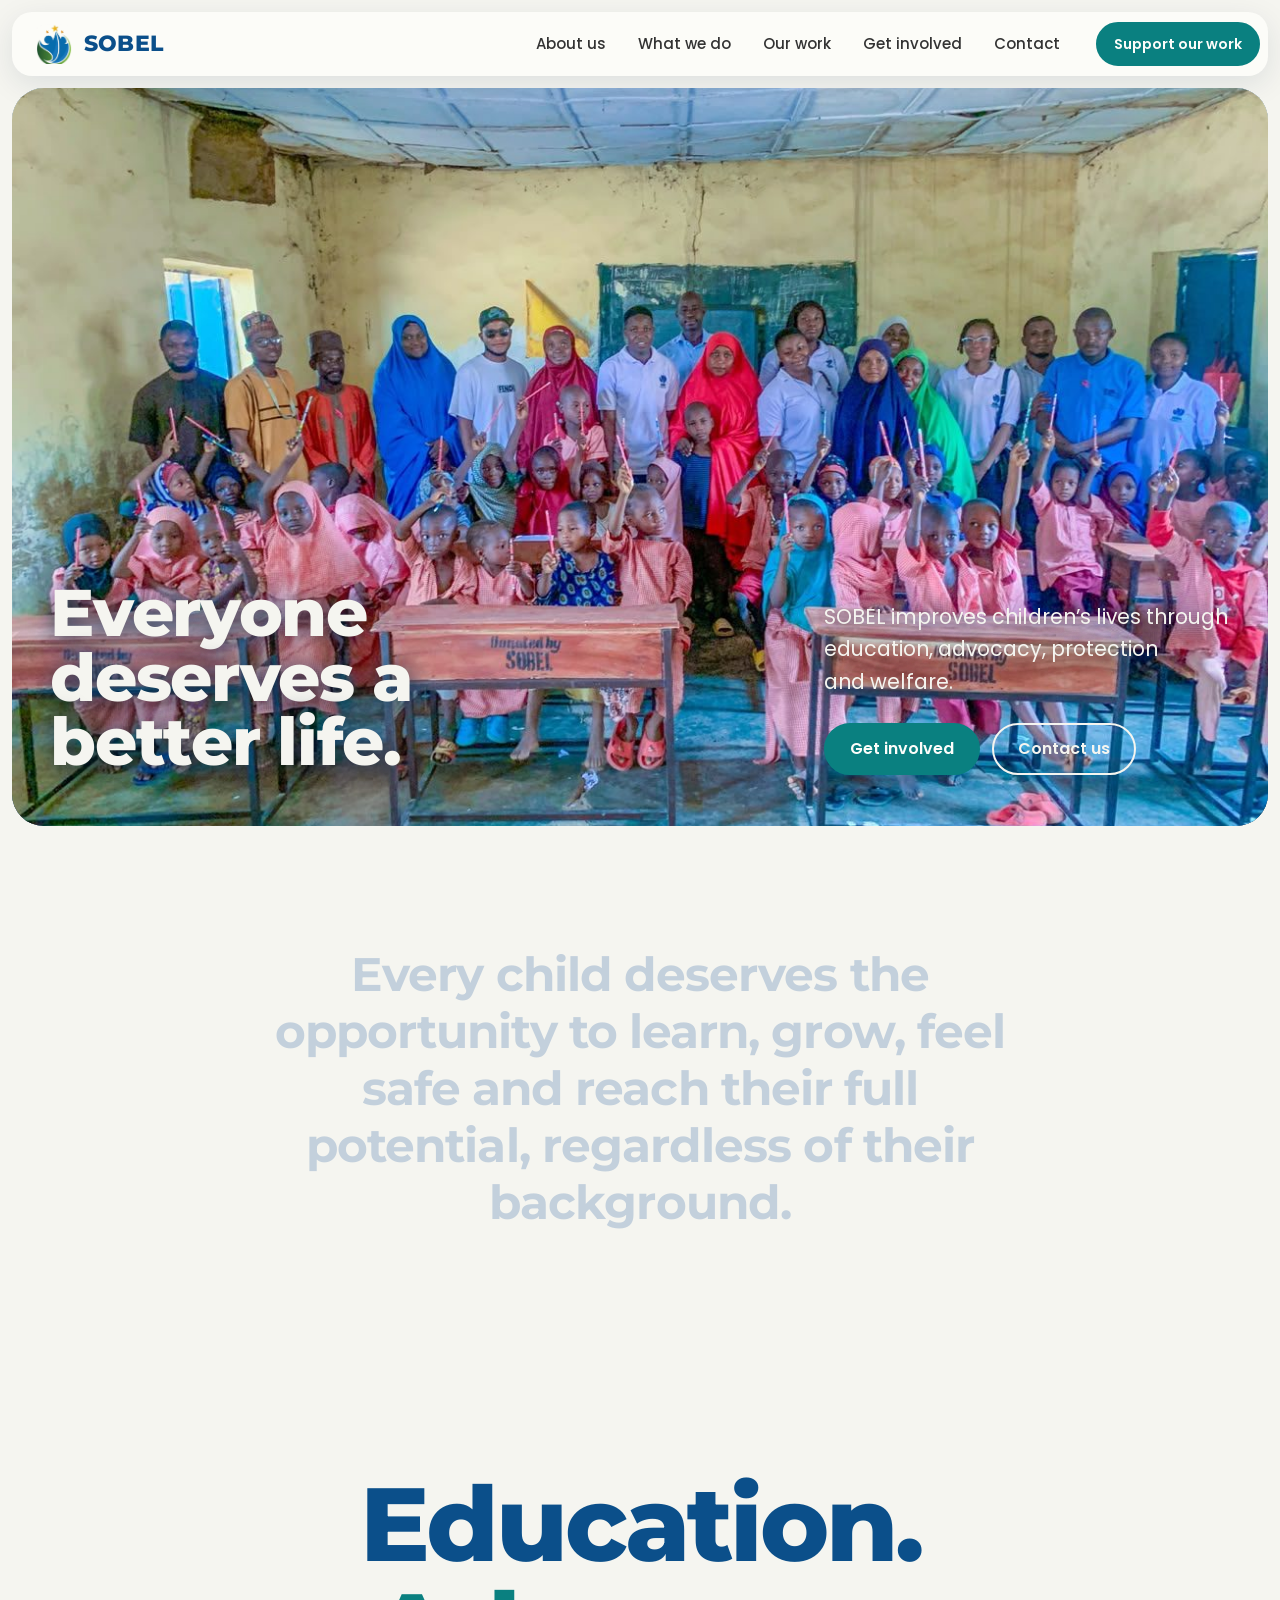
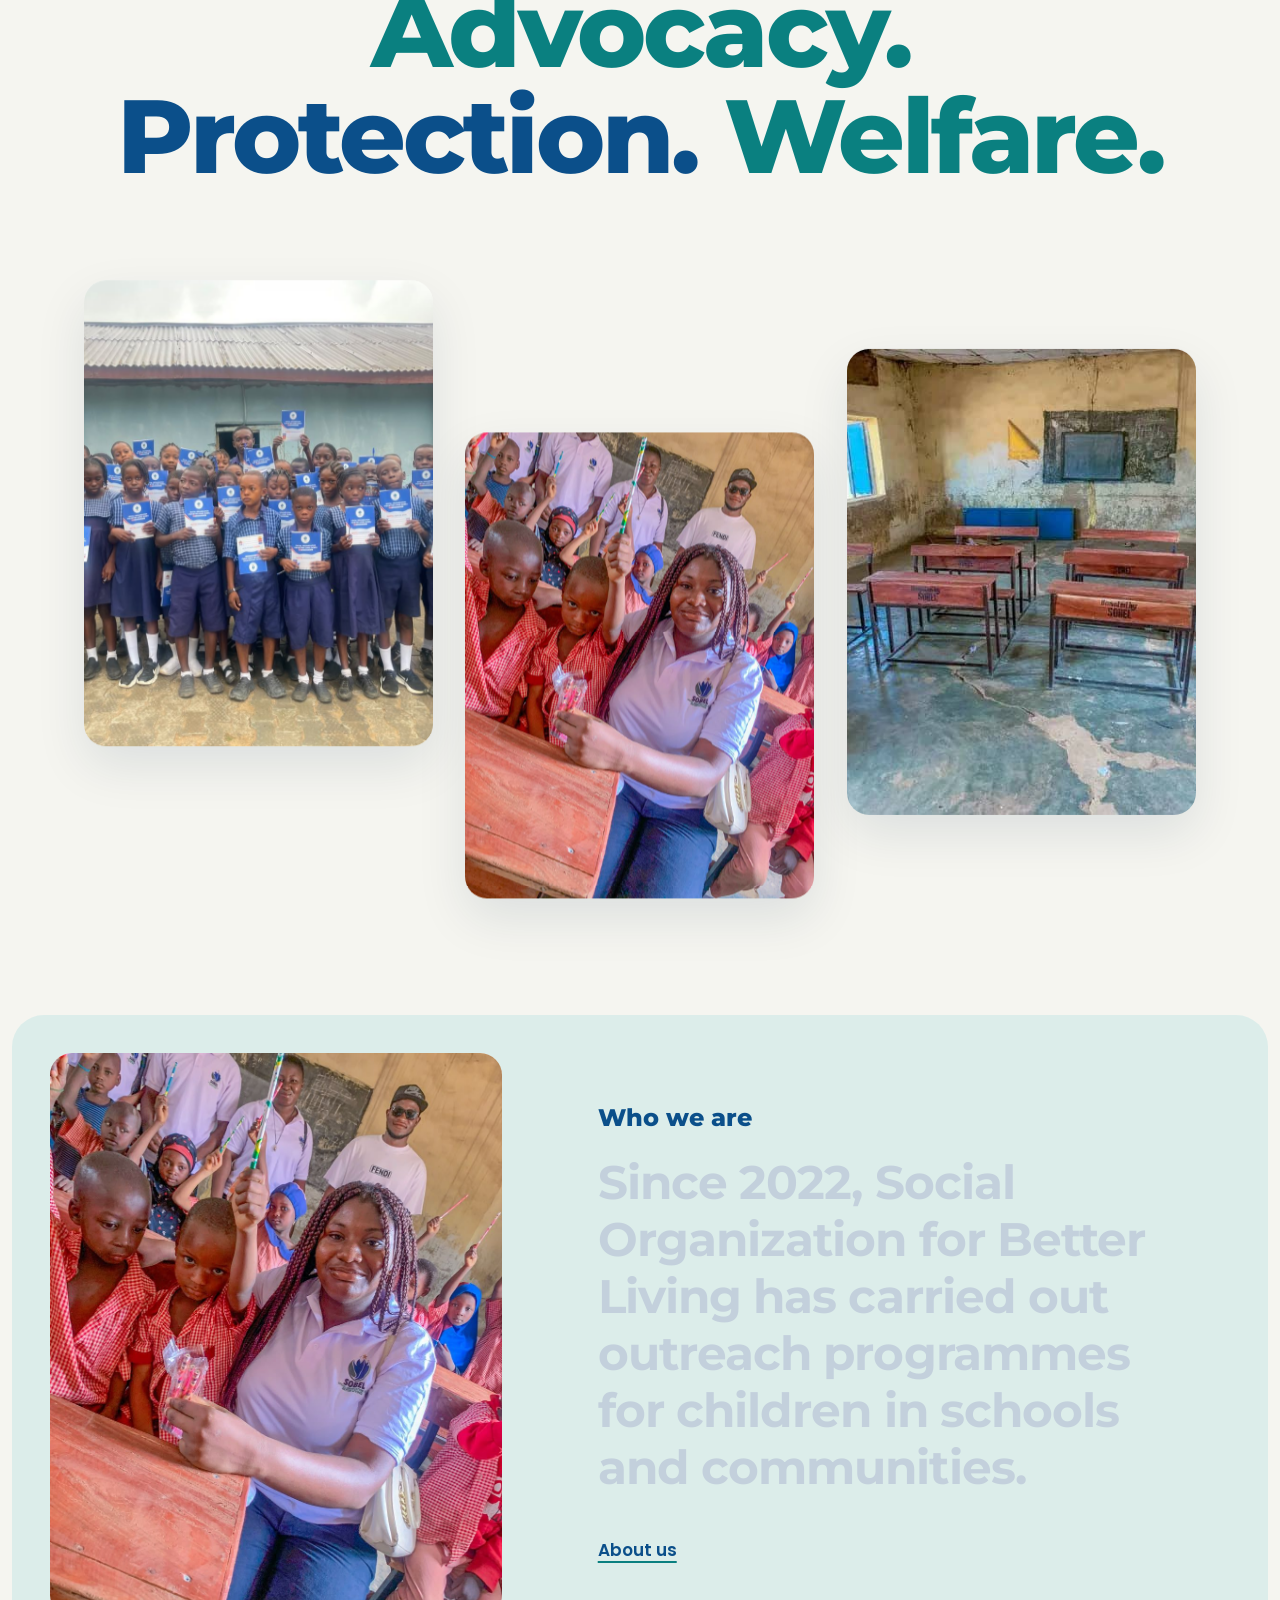
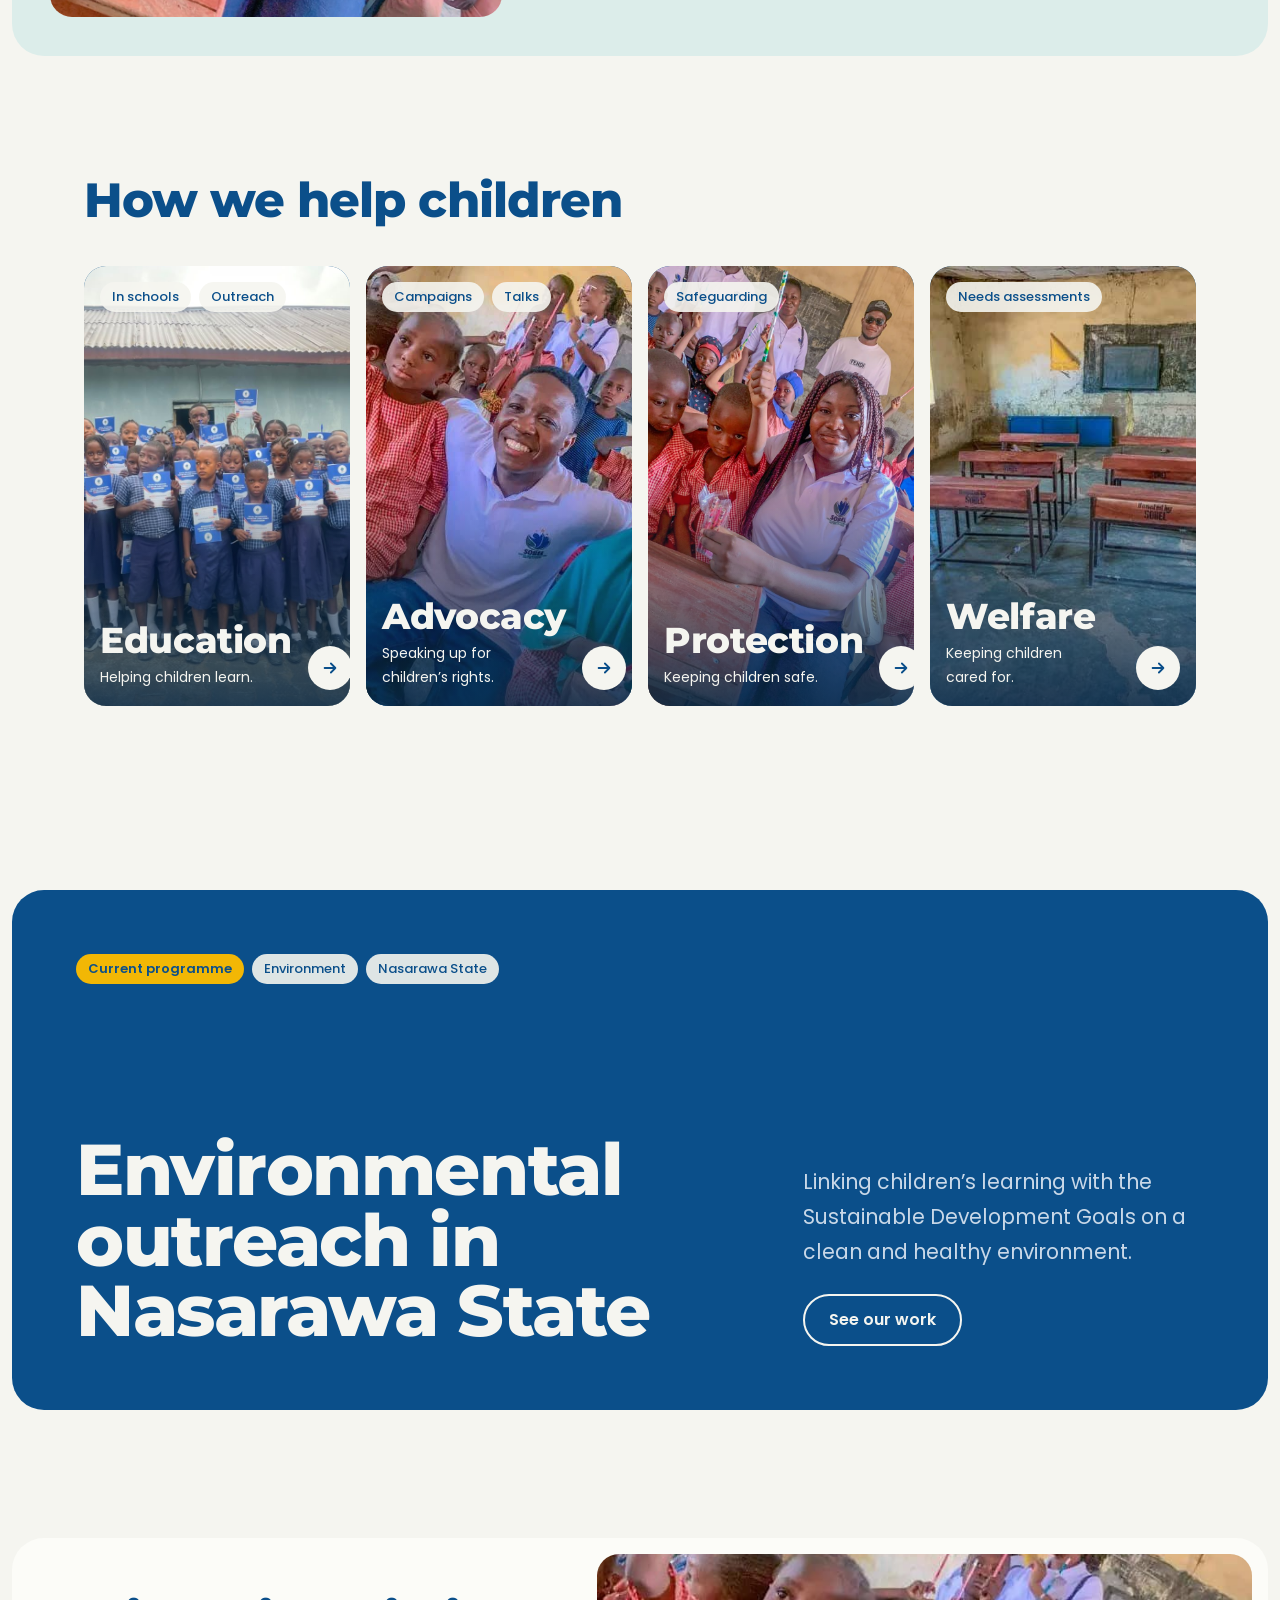
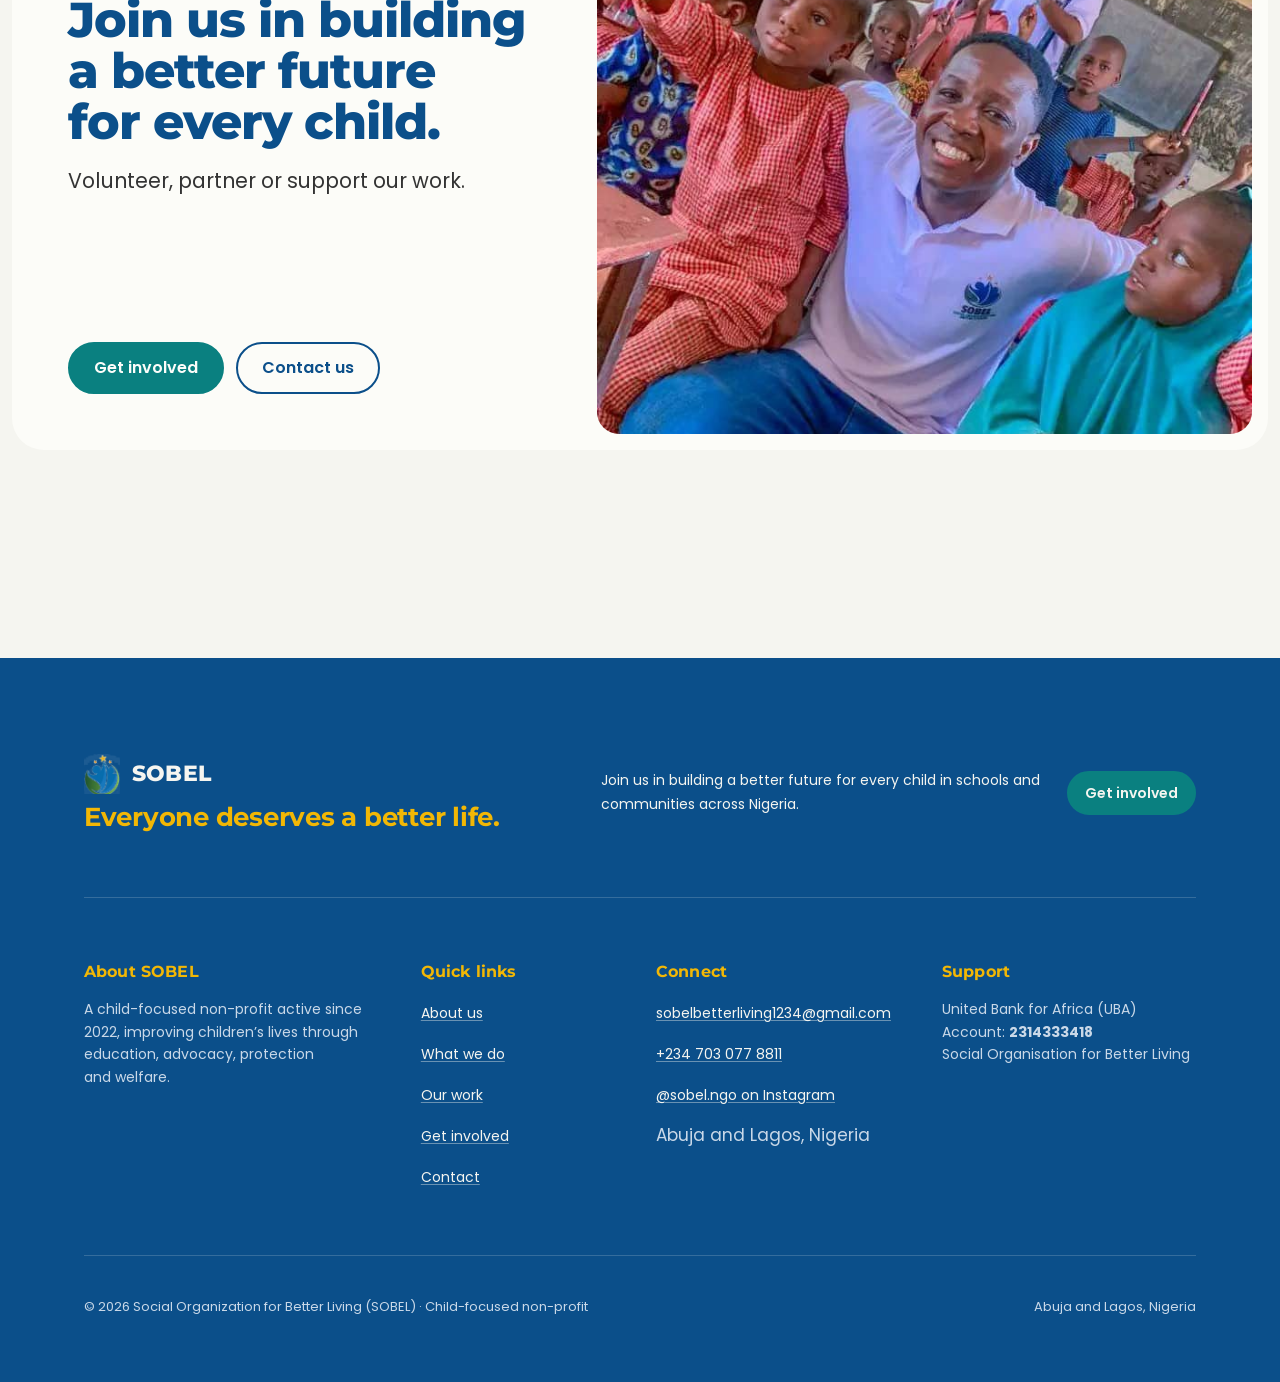
<file: index.html>
<!doctype html>
<html lang="en-NG">
<head>
<meta charset="utf-8">
<meta name="viewport" content="width=device-width, initial-scale=1">
<title>SOBEL | Social Organization for Better Living</title>
<meta name="description" content="SOBEL is a child-focused organisation in Nigeria improving children’s lives through education, advocacy, protection and welfare.">
<meta name="theme-color" content="#0B4F8A">
<meta property="og:title" content="SOBEL | Social Organization for Better Living">
<meta property="og:description" content="SOBEL is a child-focused organisation in Nigeria improving children’s lives through education, advocacy, protection and welfare.">
<meta property="og:image" content="assets/img/class-group.jpg">
<link rel="icon" type="image/png" href="assets/img/favicon.png">
<link rel="preconnect" href="https://fonts.googleapis.com">
<link rel="preconnect" href="https://fonts.gstatic.com" crossorigin>
<link rel="preload" as="style" href="https://fonts.googleapis.com/css2?family=Montserrat:wght@700;800&family=Poppins:wght@400;500;600&display=swap">
<link rel="stylesheet" href="https://fonts.googleapis.com/css2?family=Montserrat:wght@700;800&family=Poppins:wght@400;500;600&display=swap">
<link rel="stylesheet" href="css/site.css?v=2">
<script>document.documentElement.classList.add('js');</script>
</head>
<body>
<div id="intro-curtain" class="intro-curtain" aria-hidden="true">
  <div class="intro-curtain__content">
    <div class="intro-curtain__mark">
      <svg class="wordmark intro-wordmark" viewBox="0 -71 339 72" role="img" aria-label="SOBEL">
        <text x="-3" y="0"><tspan class="intro-letter" style="--i:0">S</tspan><tspan class="intro-letter" style="--i:1">O</tspan><tspan class="intro-letter" style="--i:2">B</tspan><tspan class="intro-letter" style="--i:3">E</tspan><tspan class="intro-letter" style="--i:4">L</tspan></text>
      </svg>
    </div>
    <p class="intro-curtain__motto">Everyone deserves a better life.</p>
    <div class="intro-curtain__line"></div>
  </div>
</div>
<script>
  (function () {
    var c = document.getElementById('intro-curtain');
    if (!c) return;
    var d = function () {
      c.classList.add('is-done');
      setTimeout(function () { if (c.parentNode) c.parentNode.removeChild(c); }, 350);
    };
    c.addEventListener('click', d);
    setTimeout(d, 1500);
  })();
</script>
<a class="skip" href="#main">Skip to content</a>
<header class="site-head">
  <div class="site-head__inner">
    <a class="brand" href="index.html" aria-current="page"><img src="assets/img/sobel-mark.png" width="310" height="345" alt=""><span>SOBEL</span><span class="visually-hidden">, Social Organization for Better Living, home</span></a>
    <button class="nav-toggle" type="button" aria-expanded="false" aria-controls="site-nav">Menu</button>
    <nav class="nav" id="site-nav" aria-label="Main">
      <ul><li><a href="about.html">About us</a></li><li><a href="what-we-do.html">What we do</a></li><li><a href="our-work.html">Our work</a></li><li><a href="get-involved.html">Get involved</a></li><li><a href="contact.html">Contact</a></li></ul>
      <a class="btn btn--small" href="get-involved.html#give">Support our work</a>
    </nav>
  </div>
</header>
<main id="main">
  <section class="frame hero" aria-labelledby="hero-h">
    <figure class="hero__bg" data-slot="class-group"><img src="assets/img/class-group.jpg" width="1280" height="960" alt="SOBEL volunteers and teachers with a class of pupils, each child holding up a new pencil, behind desks donated by SOBEL" style="object-position: 50% 45%" fetchpriority="high"></figure>
    <div class="hero__bottom">
      <h1 id="hero-h"><span>Everyone</span> <span>deserves a</span> <span>better life.</span></h1>
      <div class="hero__aside">
        <p class="lead">SOBEL improves children’s lives through education, advocacy, protection and welfare.</p>
        <div class="actions"><a class="btn" href="get-involved.html">Get involved</a><a class="btn btn--quiet" href="contact.html">Contact us</a></div>
      </div>
    </div>
  </section>

  <section class="section" aria-labelledby="believe-h">
    <div class="container">
      <h2 id="believe-h" class="visually-hidden">What we believe</h2>
      <p class="glow center" data-glow>Every child deserves the opportunity to learn, grow, feel safe and reach their full potential, regardless of their background.</p>
    </div>
  </section>

  <section class="rise container" aria-labelledby="rise-h">
    <h2 id="rise-h" class="visually-hidden">Our four areas of work</h2>
    <ul class="rise__words"><li>Education.</li><li>Advocacy.</li><li>Protection.</li><li>Welfare.</li></ul>
    <div class="rise__cards" aria-hidden="true">
      <figure class="photo" data-slot="notebooks-group" data-rise="0.12"><img src="assets/img/notebooks-group.jpg" width="1280" height="960" alt="" style="object-position: 55% 60%" loading="lazy"></figure>
      <figure class="photo" data-slot="volunteer-desk" data-rise="0.28"><img src="assets/img/volunteer-desk.jpg" width="960" height="1280" alt="" style="object-position: 50% 35%" loading="lazy"></figure>
      <figure class="photo" data-slot="donated-desks" data-rise="0.18"><img src="assets/img/donated-desks.jpg" width="720" height="540" alt="" style="object-position: 50% 50%" loading="lazy"></figure>
    </div>
  </section>

  <section class="frame frame--teal" aria-labelledby="about-h">
    <div class="split">
      <figure class="split__photo" data-slot="volunteer-desk"><img src="assets/img/volunteer-desk.jpg" width="960" height="1280" alt="A SOBEL volunteer sits at a school desk beside pupils who hold up their new pencils" style="object-position: 50% 40%" loading="lazy"></figure>
      <div class="split__text">
        <h2 id="about-h">Who we are</h2>
        <p class="glow" data-glow>Since 2022, Social Organization for Better Living has carried out outreach programmes for children in schools and communities.</p>
        <p style="margin-top: var(--space-xl)"><a class="link" href="about.html">About us</a></p>
      </div>
    </div>
  </section>

  <section class="section" aria-labelledby="areas-h">
    <div class="container">
      <h2 id="areas-h">How we help children</h2>
      <ul class="cards cards--4">
        <li><a class="pcard" href="what-we-do.html#education"><img src="assets/img/notebooks-group.jpg" width="1280" height="960" alt="" style="object-position: 55% 60%" loading="lazy"><ul class="chips"><li>In schools</li><li>Outreach</li></ul><div class="pcard__foot"><div><h3>Education</h3><p>Helping children learn.</p></div><span class="pcard__go" aria-hidden="true"><svg viewBox="0 0 20 20" fill="none" stroke="currentColor" stroke-width="2" stroke-linecap="round" stroke-linejoin="round"><path d="M4 10h12M11 5l5 5-5 5"/></svg></span></div></a></li>
        <li><a class="pcard" href="what-we-do.html#advocacy"><img src="assets/img/volunteer-pencils.jpg" width="720" height="720" alt="" style="object-position: 50% 40%" loading="lazy"><ul class="chips"><li>Campaigns</li><li>Talks</li></ul><div class="pcard__foot"><div><h3>Advocacy</h3><p>Speaking up for children’s rights.</p></div><span class="pcard__go" aria-hidden="true"><svg viewBox="0 0 20 20" fill="none" stroke="currentColor" stroke-width="2" stroke-linecap="round" stroke-linejoin="round"><path d="M4 10h12M11 5l5 5-5 5"/></svg></span></div></a></li>
        <li><a class="pcard" href="what-we-do.html#protection"><img src="assets/img/volunteer-desk.jpg" width="960" height="1280" alt="" style="object-position: 50% 35%" loading="lazy"><ul class="chips"><li>Safeguarding</li></ul><div class="pcard__foot"><div><h3>Protection</h3><p>Keeping children safe.</p></div><span class="pcard__go" aria-hidden="true"><svg viewBox="0 0 20 20" fill="none" stroke="currentColor" stroke-width="2" stroke-linecap="round" stroke-linejoin="round"><path d="M4 10h12M11 5l5 5-5 5"/></svg></span></div></a></li>
        <li><a class="pcard" href="what-we-do.html#welfare"><img src="assets/img/donated-desks.jpg" width="720" height="540" alt="" style="object-position: 50% 50%" loading="lazy"><ul class="chips"><li>Needs assessments</li></ul><div class="pcard__foot"><div><h3>Welfare</h3><p>Keeping children cared for.</p></div><span class="pcard__go" aria-hidden="true"><svg viewBox="0 0 20 20" fill="none" stroke="currentColor" stroke-width="2" stroke-linecap="round" stroke-linejoin="round"><path d="M4 10h12M11 5l5 5-5 5"/></svg></span></div></a></li>
      </ul>
    </div>
  </section>

  <section class="section--tight" aria-labelledby="now-h">
    <div class="frame frame--navy feature">
      <ul class="chips"><li class="is-now">Current programme</li><li>Environment</li><li>Nasarawa State</li></ul>
      <div class="feature__foot">
        <h2 id="now-h">Environmental outreach in Nasarawa State</h2>
        <div class="stack-lg">
          <p>Linking children’s learning with the Sustainable Development Goals on a clean and healthy environment.</p>
          <a class="btn btn--light" href="our-work.html">See our work</a>
        </div>
      </div>
    </div>
  </section>

  <section class="section--tight" aria-labelledby="join-h">
    <div class="frame frame--white together">
      <div class="together__text">
        <div>
          <h2 id="join-h">Join us in building a better future for every child.</h2>
          <p>Volunteer, partner or support our work.</p>
        </div>
        <div class="actions"><a class="btn" href="get-involved.html">Get involved</a><a class="btn btn--quiet" href="contact.html">Contact us</a></div>
      </div>
      <figure class="together__photo" data-slot="volunteer-pencils"><img src="assets/img/volunteer-pencils.jpg" width="720" height="720" alt="A smiling SOBEL volunteer crouches among pupils holding up pencils in their classroom" style="object-position: 50% 40%" loading="lazy"></figure>
    </div>
  </section>
</main>
<footer class="site-foot">
  <div class="container site-foot__inner">
    <div class="foot__top">
      <div class="foot__brand">
        <a class="brand brand--foot" href="index.html">
          <img src="assets/img/sobel-mark.png" width="310" height="345" alt="" loading="lazy">
          <span>SOBEL</span>
        </a>
        <p class="foot__motto">Everyone deserves a better life.</p>
      </div>
      <div class="foot__cta">
        <p>Join us in building a better future for every child in schools and communities across Nigeria.</p>
        <a class="btn btn--small" href="get-involved.html">Get involved</a>
      </div>
    </div>

    <div class="foot__grid">
      <div class="foot__col">
        <h2>About SOBEL</h2>
        <p>A child-focused non-profit active since 2022, improving children’s lives through education, advocacy, protection and welfare.</p>
      </div>
      <div class="foot__col">
        <h2>Quick links</h2>
        <ul>
          <li><a href="about.html">About us</a></li>
          <li><a href="what-we-do.html">What we do</a></li>
          <li><a href="our-work.html">Our work</a></li>
          <li><a href="get-involved.html">Get involved</a></li>
          <li><a href="contact.html">Contact</a></li>
        </ul>
      </div>
      <div class="foot__col">
        <h2>Connect</h2>
        <ul>
          <li><a href="mailto:sobelbetterliving1234@gmail.com">sobelbetterliving1234@gmail.com</a></li>
          <li><a href="https://wa.me/2347030778811">+234 703 077 8811</a></li>
          <li><a href="https://www.instagram.com/sobel.ngo/">@sobel.ngo on Instagram</a></li>
          <li>Abuja and Lagos, Nigeria</li>
        </ul>
      </div>
      <div class="foot__col">
        <h2>Support</h2>
        <p>United Bank for Africa (UBA)</p>
        <p>Account: <strong>2314333418</strong></p>
        <p>Social Organisation for Better Living</p>
      </div>
    </div>

    <div class="foot__bottom">
      <p>© 2026 Social Organization for Better Living (SOBEL) · Child-focused non-profit</p>
      <p>Abuja and Lagos, Nigeria</p>
    </div>
  </div>
</footer>
<script src="js/site.js?v=2"></script>
</body>
</html>
</file>
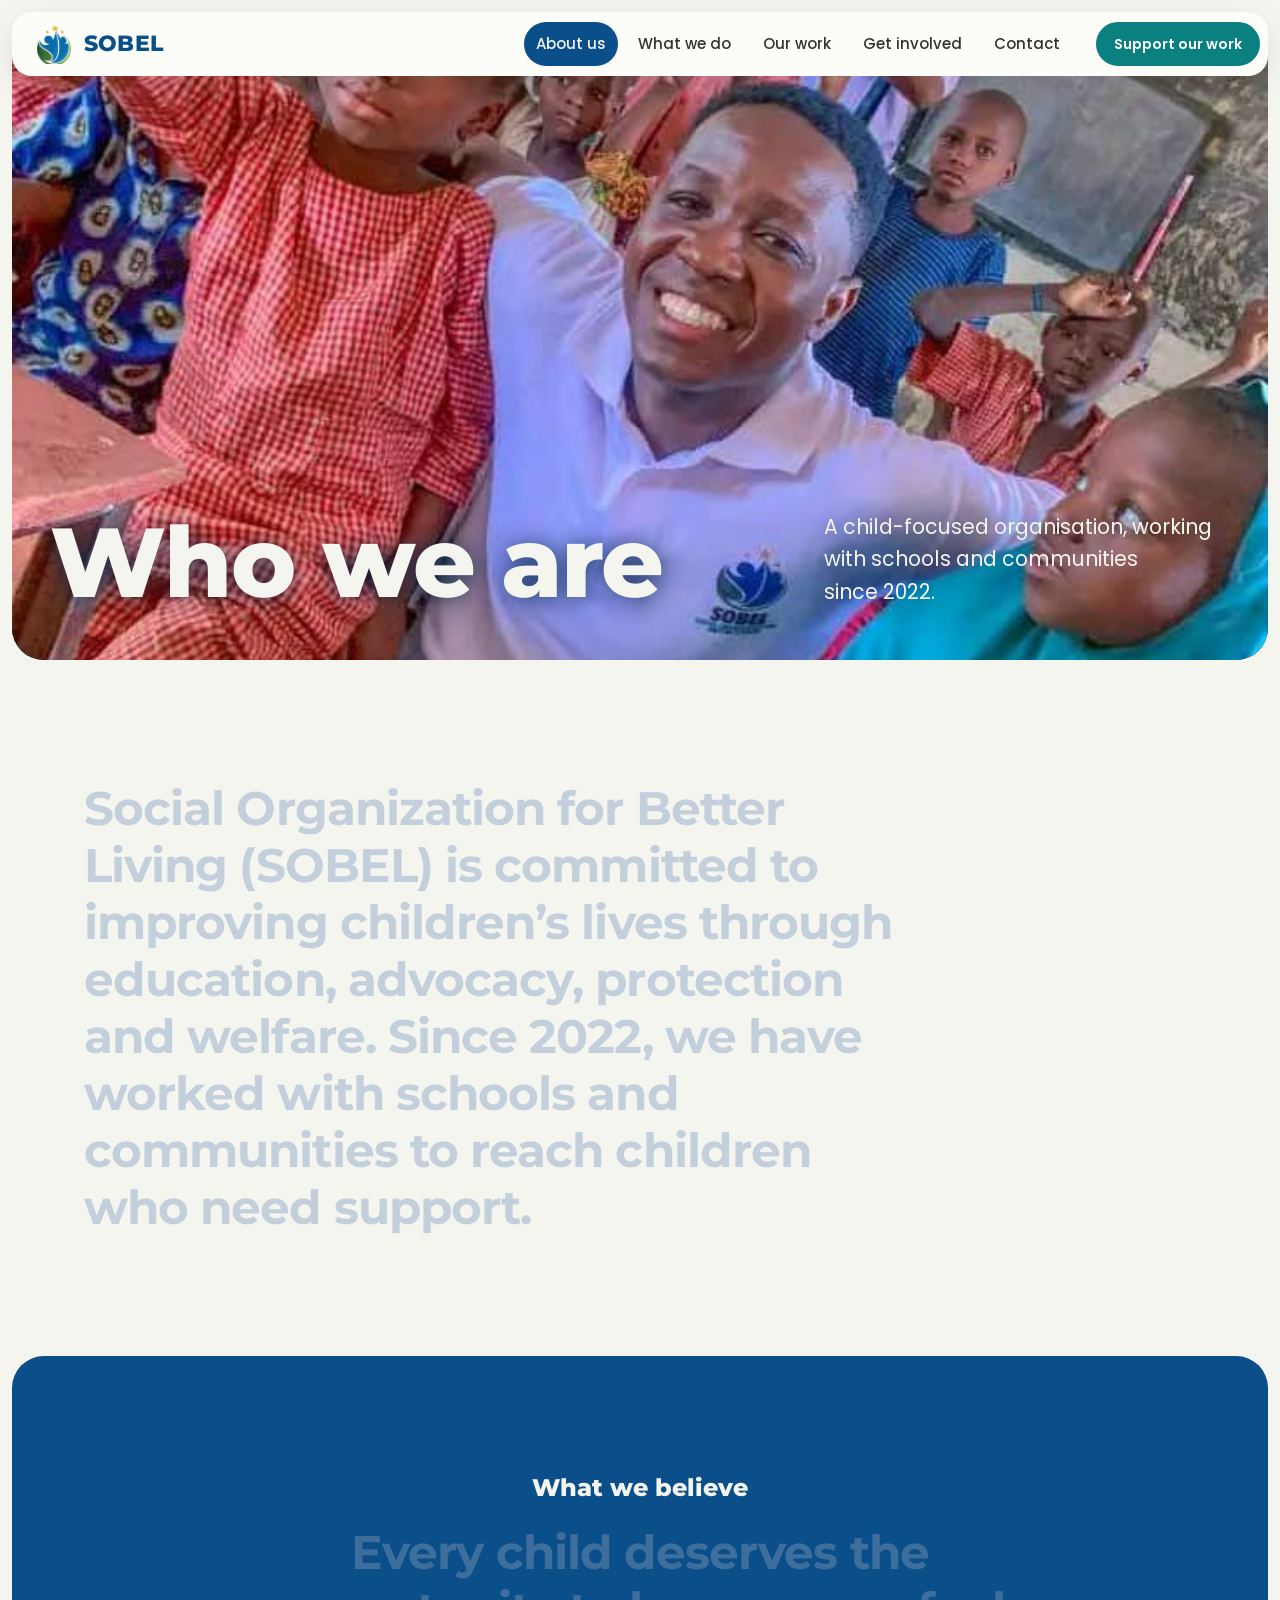
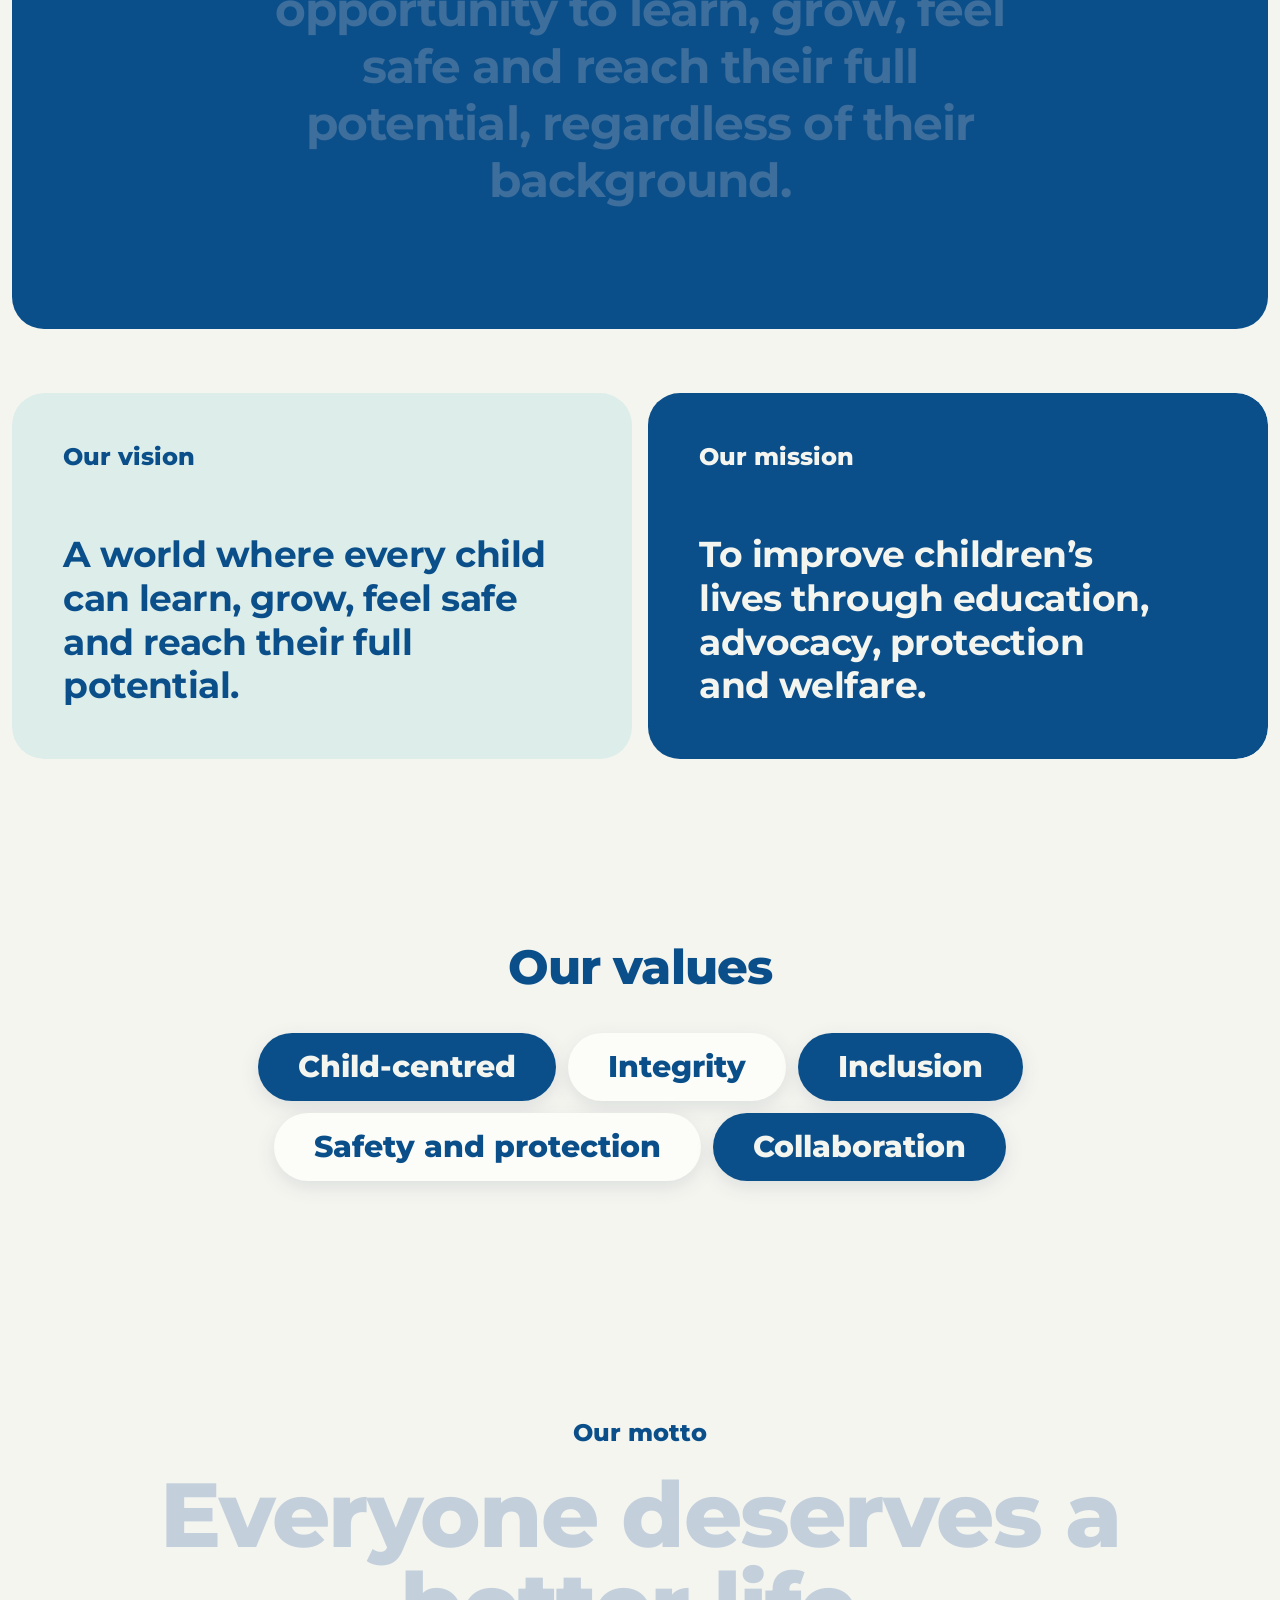
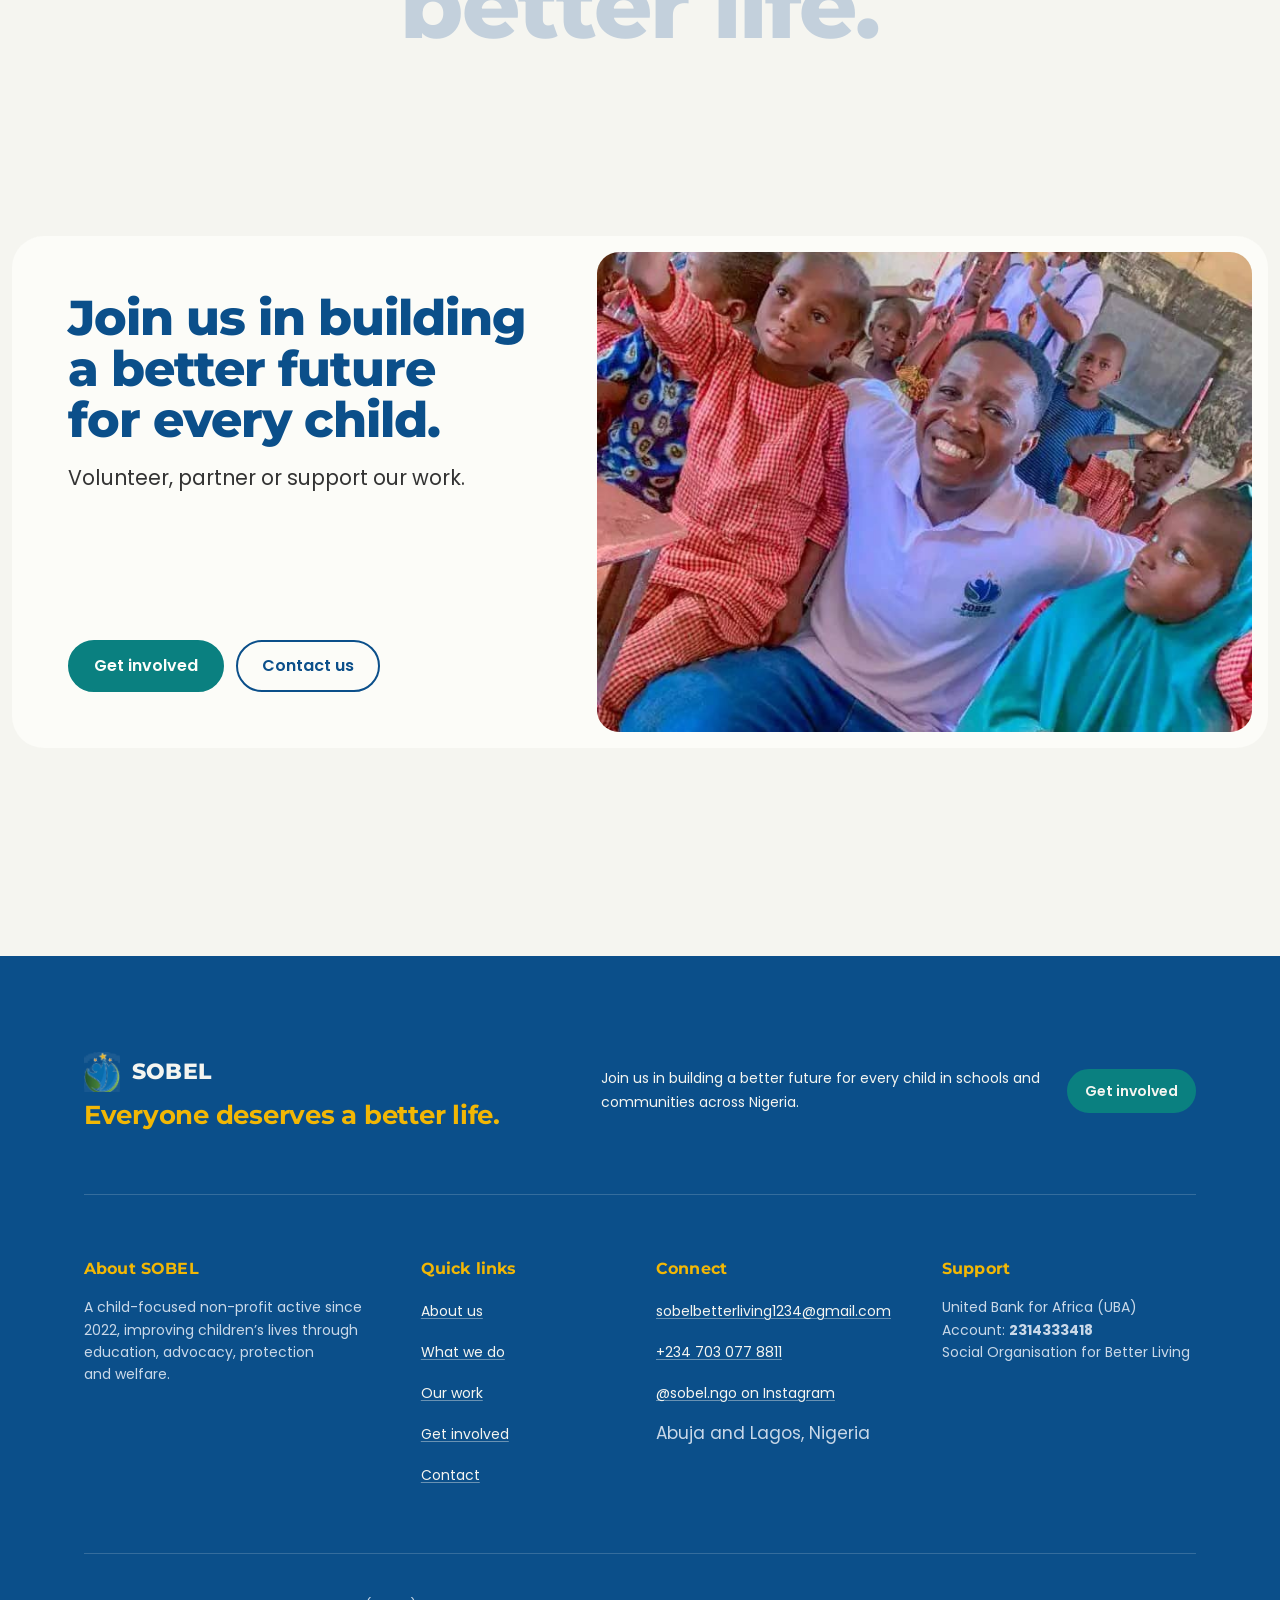
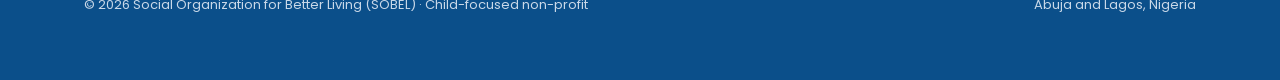
<file: about.html>
<!doctype html>
<html lang="en-NG">
<head>
<meta charset="utf-8">
<meta name="viewport" content="width=device-width, initial-scale=1">
<title>About us | SOBEL</title>
<meta name="description" content="Social Organization for Better Living (SOBEL) is a child-focused organisation working with schools and communities in Nigeria since 2022.">
<meta name="theme-color" content="#0B4F8A">
<meta property="og:title" content="About us | SOBEL">
<meta property="og:description" content="Social Organization for Better Living (SOBEL) is a child-focused organisation working with schools and communities in Nigeria since 2022.">
<meta property="og:image" content="assets/img/class-group.jpg">
<link rel="icon" type="image/png" href="assets/img/favicon.png">
<link rel="preconnect" href="https://fonts.googleapis.com">
<link rel="preconnect" href="https://fonts.gstatic.com" crossorigin>
<link rel="stylesheet" href="https://fonts.googleapis.com/css2?family=Montserrat:wght@700;800&family=Poppins:wght@400;500;600&display=swap">
<link rel="stylesheet" href="css/site.css">
<script>document.documentElement.classList.add('js');</script>
</head>
<body>
<a class="skip" href="#main">Skip to content</a>
<header class="site-head">
  <div class="site-head__inner">
    <a class="brand" href="index.html"><img src="assets/img/sobel-mark.png" width="310" height="345" alt=""><span>SOBEL</span><span class="visually-hidden">, Social Organization for Better Living, home</span></a>
    <button class="nav-toggle" type="button" aria-expanded="false" aria-controls="site-nav">Menu</button>
    <nav class="nav" id="site-nav" aria-label="Main">
      <ul><li><a href="about.html" aria-current="page">About us</a></li><li><a href="what-we-do.html">What we do</a></li><li><a href="our-work.html">Our work</a></li><li><a href="get-involved.html">Get involved</a></li><li><a href="contact.html">Contact</a></li></ul>
      <a class="btn btn--small" href="get-involved.html#give">Support our work</a>
    </nav>
  </div>
</header>
<main id="main">
  <section class="frame page-hero page-hero--photo" aria-labelledby="page-h">
    <figure class="page-hero__bg" data-slot="volunteer-pencils"><img src="assets/img/volunteer-pencils.jpg" width="720" height="720" alt="A smiling SOBEL volunteer crouches among pupils holding up pencils in their classroom" style="object-position: 50% 35%" fetchpriority="high"></figure>
    <div class="page-hero__inner">
      <h1 id="page-h">Who we are</h1>
      <p class="lead">A child-focused organisation, working with schools and communities since 2022.</p>
    </div>
  </section>

  <section class="section" aria-labelledby="intro-h">
    <div class="container">
      <h2 id="intro-h" class="visually-hidden">About SOBEL</h2>
      <p class="glow" data-glow>Social Organization for Better Living (SOBEL) is committed to improving children’s lives through education, advocacy, protection and welfare. Since 2022, we have worked with schools and communities to reach children who need support.</p>
    </div>
  </section>

  <section class="frame frame--navy section" aria-labelledby="believe-h">
    <div class="container stack-lg">
      <h2 id="believe-h" class="center" style="font-size: var(--text-title); letter-spacing: 0">What we believe</h2>
      <p class="glow center" data-glow>Every child deserves the opportunity to learn, grow, feel safe and reach their full potential, regardless of their background.</p>
    </div>
  </section>

  <section class="section--tight" aria-label="Vision and mission">
    <div class="frame pair">
      <div class="is-teal"><h2>Our vision</h2><p>A world where every child can learn, grow, feel safe and reach their full potential.</p></div>
      <div class="is-navy"><h2>Our mission</h2><p>To improve children’s lives through education, advocacy, protection and welfare.</p></div>
    </div>
  </section>

  <section class="section" aria-labelledby="values-h">
    <div class="container center">
      <h2 id="values-h">Our values</h2>
      <ul class="values">
        <li>Child-centred</li><li>Integrity</li><li>Inclusion</li><li>Safety and protection</li><li>Collaboration</li>
      </ul>
    </div>
  </section>

  <section class="section" aria-labelledby="motto-h">
    <div class="container stack-lg">
      <h2 id="motto-h" class="center" style="font-size: var(--text-title); letter-spacing: 0">Our motto</h2>
      <p class="glow glow--xl center" data-glow>Everyone deserves a better life.</p>
    </div>
  </section>

  <section class="section--tight" aria-labelledby="join-h">
    <div class="frame frame--white together">
      <div class="together__text">
        <div>
          <h2 id="join-h">Join us in building a better future for every child.</h2>
          <p>Volunteer, partner or support our work.</p>
        </div>
        <div class="actions"><a class="btn" href="get-involved.html">Get involved</a><a class="btn btn--quiet" href="contact.html">Contact us</a></div>
      </div>
      <figure class="together__photo" data-slot="volunteer-pencils"><img src="assets/img/volunteer-pencils.jpg" width="720" height="720" alt="A smiling SOBEL volunteer crouches among pupils holding up pencils in their classroom" style="object-position: 50% 40%" loading="lazy"></figure>
    </div>
  </section>
</main>
<footer class="site-foot">
  <div class="container site-foot__inner">
    <div class="foot__top">
      <div class="foot__brand">
        <a class="brand brand--foot" href="index.html">
          <img src="assets/img/sobel-mark.png" width="310" height="345" alt="" loading="lazy">
          <span>SOBEL</span>
        </a>
        <p class="foot__motto">Everyone deserves a better life.</p>
      </div>
      <div class="foot__cta">
        <p>Join us in building a better future for every child in schools and communities across Nigeria.</p>
        <a class="btn btn--small" href="get-involved.html">Get involved</a>
      </div>
    </div>

    <div class="foot__grid">
      <div class="foot__col">
        <h2>About SOBEL</h2>
        <p>A child-focused non-profit active since 2022, improving children’s lives through education, advocacy, protection and welfare.</p>
      </div>
      <div class="foot__col">
        <h2>Quick links</h2>
        <ul>
          <li><a href="about.html">About us</a></li>
          <li><a href="what-we-do.html">What we do</a></li>
          <li><a href="our-work.html">Our work</a></li>
          <li><a href="get-involved.html">Get involved</a></li>
          <li><a href="contact.html">Contact</a></li>
        </ul>
      </div>
      <div class="foot__col">
        <h2>Connect</h2>
        <ul>
          <li><a href="mailto:sobelbetterliving1234@gmail.com">sobelbetterliving1234@gmail.com</a></li>
          <li><a href="https://wa.me/2347030778811">+234 703 077 8811</a></li>
          <li><a href="https://www.instagram.com/sobel.ngo/">@sobel.ngo on Instagram</a></li>
          <li>Abuja and Lagos, Nigeria</li>
        </ul>
      </div>
      <div class="foot__col">
        <h2>Support</h2>
        <p>United Bank for Africa (UBA)</p>
        <p>Account: <strong>2314333418</strong></p>
        <p>Social Organisation for Better Living</p>
      </div>
    </div>

    <div class="foot__bottom">
      <p>© 2026 Social Organization for Better Living (SOBEL) · Child-focused non-profit</p>
      <p>Abuja and Lagos, Nigeria</p>
    </div>
  </div>
</footer>
<script src="js/site.js"></script>
</body>
</html>
</file>
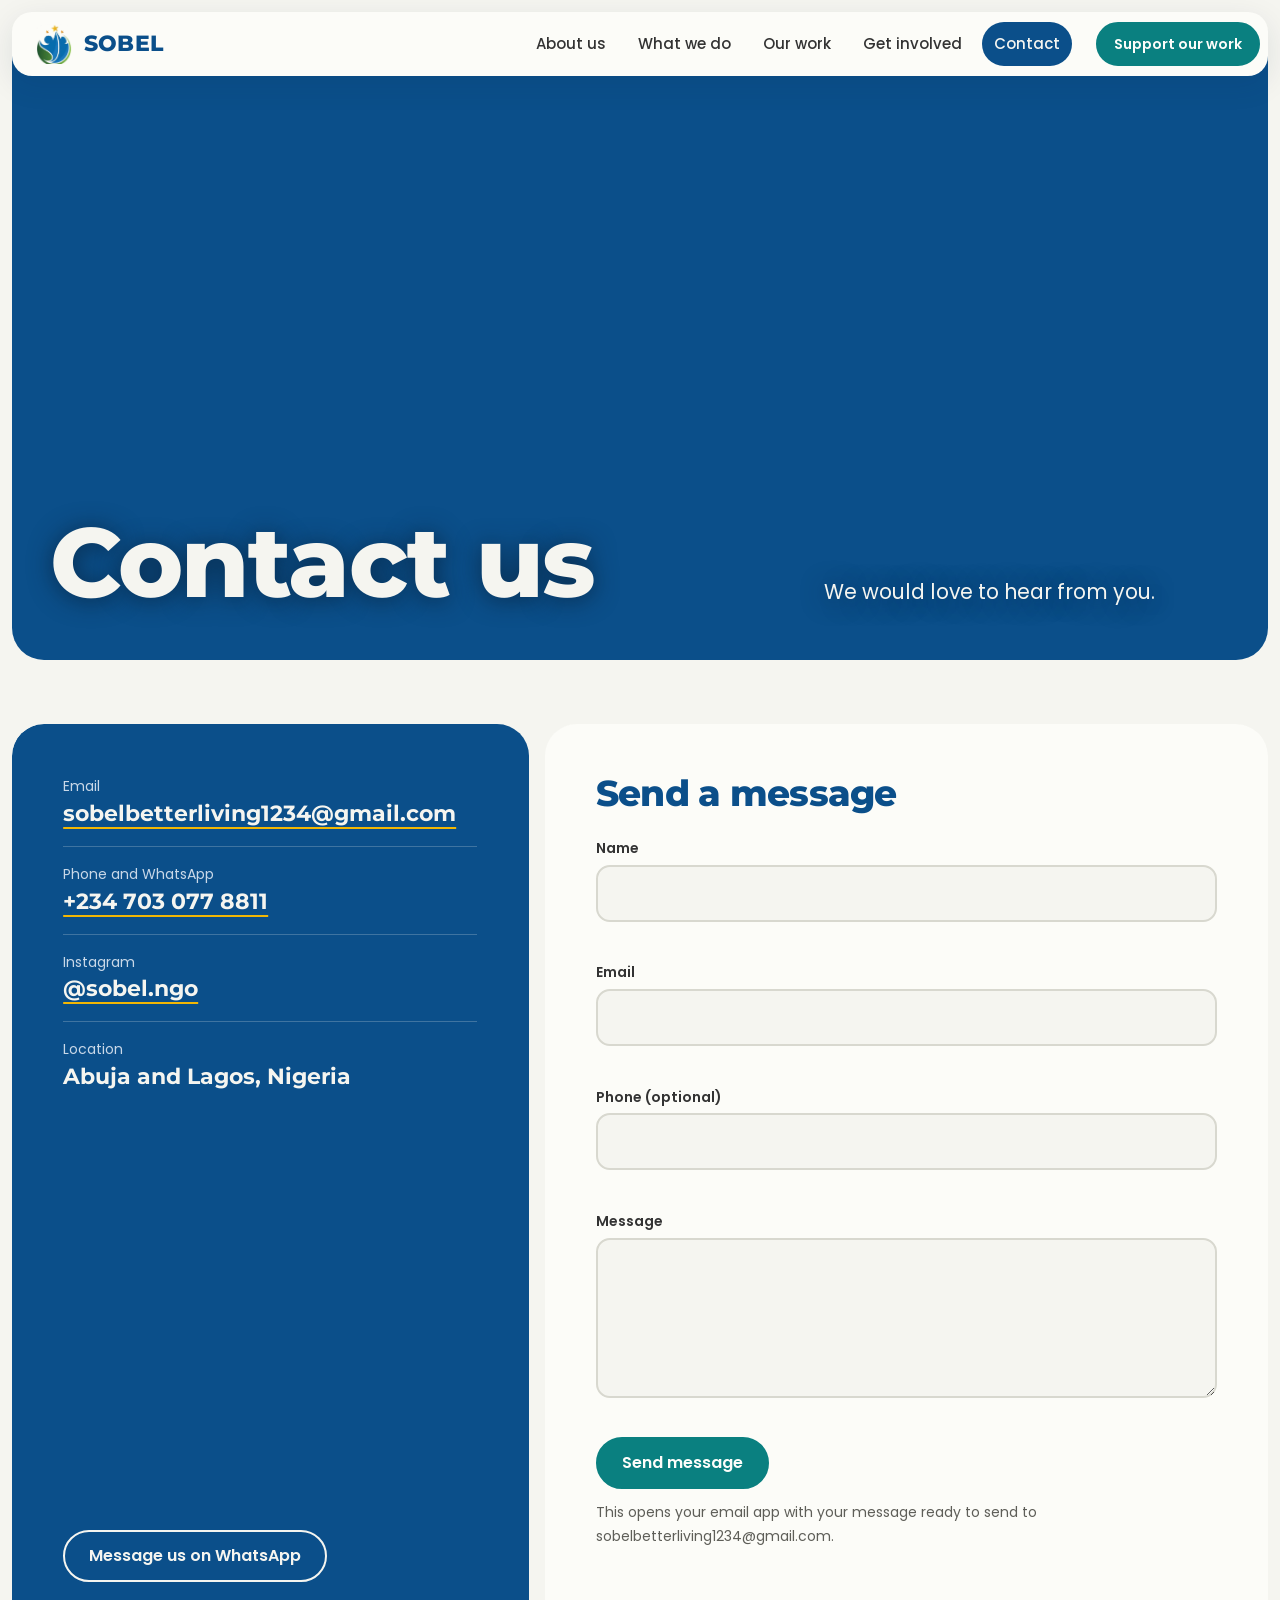
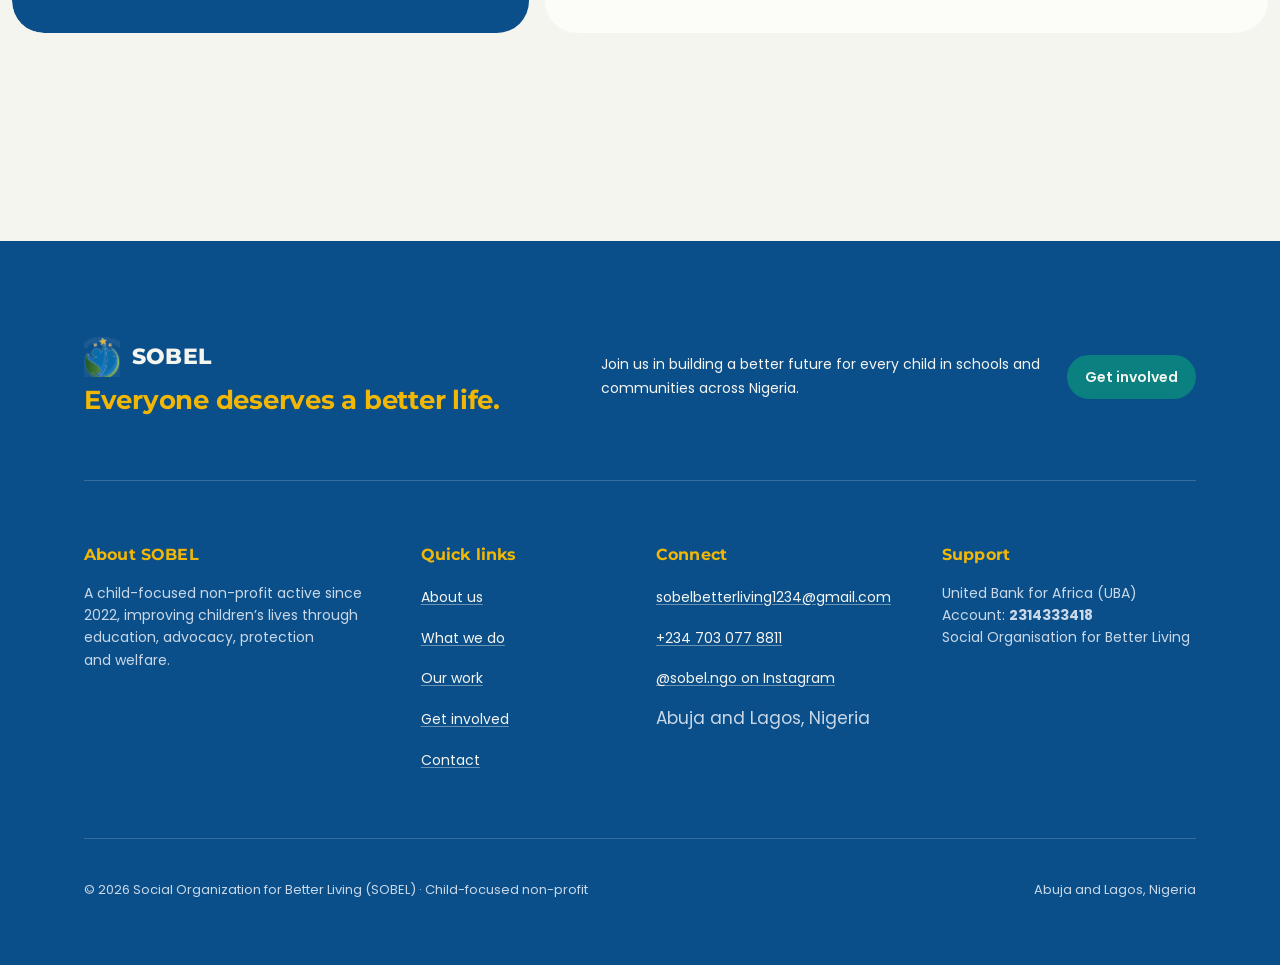
<file: contact.html>
<!doctype html>
<html lang="en-NG">
<head>
<meta charset="utf-8">
<meta name="viewport" content="width=device-width, initial-scale=1">
<title>Contact | SOBEL</title>
<meta name="description" content="Contact SOBEL by email, phone, WhatsApp or Instagram. Based in Abuja and Lagos, Nigeria.">
<meta name="theme-color" content="#0B4F8A">
<meta property="og:title" content="Contact | SOBEL">
<meta property="og:description" content="Contact SOBEL by email, phone, WhatsApp or Instagram. Based in Abuja and Lagos, Nigeria.">
<meta property="og:image" content="assets/img/class-group.jpg">
<link rel="icon" type="image/png" href="assets/img/favicon.png">
<link rel="preconnect" href="https://fonts.googleapis.com">
<link rel="preconnect" href="https://fonts.gstatic.com" crossorigin>
<link rel="stylesheet" href="https://fonts.googleapis.com/css2?family=Montserrat:wght@700;800&family=Poppins:wght@400;500;600&display=swap">
<link rel="stylesheet" href="css/site.css">
<script>document.documentElement.classList.add('js');</script>
</head>
<body>
<a class="skip" href="#main">Skip to content</a>
<header class="site-head">
  <div class="site-head__inner">
    <a class="brand" href="index.html"><img src="assets/img/sobel-mark.png" width="310" height="345" alt=""><span>SOBEL</span><span class="visually-hidden">, Social Organization for Better Living, home</span></a>
    <button class="nav-toggle" type="button" aria-expanded="false" aria-controls="site-nav">Menu</button>
    <nav class="nav" id="site-nav" aria-label="Main">
      <ul><li><a href="about.html">About us</a></li><li><a href="what-we-do.html">What we do</a></li><li><a href="our-work.html">Our work</a></li><li><a href="get-involved.html">Get involved</a></li><li><a href="contact.html" aria-current="page">Contact</a></li></ul>
      <a class="btn btn--small" href="get-involved.html#give">Support our work</a>
    </nav>
  </div>
</header>
<main id="main">
  <section class="frame page-hero" aria-labelledby="page-h">
    
    <div class="page-hero__inner">
      <h1 id="page-h">Contact us</h1>
      <p class="lead">We would love to hear from you.</p>
    </div>
  </section>

  <section class="section--tight" aria-label="Contact details and form">
    <div class="frame contact">
      <div class="frame--navy details-card" style="border-radius: var(--radius-panel)">
        <ul class="details">
          <li><span>Email</span><a href="mailto:sobelbetterliving1234@gmail.com">sobelbetterliving1234@gmail.com</a></li>
          <li><span>Phone and WhatsApp</span><a href="tel:+2347030778811">+234 703 077 8811</a></li>
          <li><span>Instagram</span><a href="https://www.instagram.com/sobel.ngo/">@sobel.ngo</a></li>
          <li><span>Location</span><strong>Abuja and Lagos, Nigeria</strong></li>
        </ul>
        <div class="actions"><a class="btn btn--light" href="https://wa.me/2347030778811">Message us on WhatsApp</a></div>
      </div>
      <form class="form frame--white" style="border-radius: var(--radius-panel)" id="contact-form" data-to="sobelbetterliving1234@gmail.com" novalidate aria-labelledby="form-h">
        <h2 id="form-h">Send a message</h2>
        <div class="field"><label for="name">Name</label><input id="name" name="name" type="text" autocomplete="name" required><p class="field__err" id="name-err"></p></div>
        <div class="field"><label for="email">Email</label><input id="email" name="email" type="email" autocomplete="email" required><p class="field__err" id="email-err"></p></div>
        <div class="field"><label for="phone">Phone (optional)</label><input id="phone" name="phone" type="tel" autocomplete="tel"><p class="field__err" id="phone-err"></p></div>
        <div class="field"><label for="message">Message</label><textarea id="message" name="message" required></textarea><p class="field__err" id="message-err"></p></div>
        <button class="btn" type="submit">Send message</button>
        <p class="form__help">This opens your email app with your message ready to send to sobelbetterliving1234@gmail.com.</p>
        <p class="form__status" id="form-status" role="status"></p>
      </form>
    </div>
  </section>
</main>
<footer class="site-foot">
  <div class="container site-foot__inner">
    <div class="foot__top">
      <div class="foot__brand">
        <a class="brand brand--foot" href="index.html">
          <img src="assets/img/sobel-mark.png" width="310" height="345" alt="" loading="lazy">
          <span>SOBEL</span>
        </a>
        <p class="foot__motto">Everyone deserves a better life.</p>
      </div>
      <div class="foot__cta">
        <p>Join us in building a better future for every child in schools and communities across Nigeria.</p>
        <a class="btn btn--small" href="get-involved.html">Get involved</a>
      </div>
    </div>

    <div class="foot__grid">
      <div class="foot__col">
        <h2>About SOBEL</h2>
        <p>A child-focused non-profit active since 2022, improving children’s lives through education, advocacy, protection and welfare.</p>
      </div>
      <div class="foot__col">
        <h2>Quick links</h2>
        <ul>
          <li><a href="about.html">About us</a></li>
          <li><a href="what-we-do.html">What we do</a></li>
          <li><a href="our-work.html">Our work</a></li>
          <li><a href="get-involved.html">Get involved</a></li>
          <li><a href="contact.html">Contact</a></li>
        </ul>
      </div>
      <div class="foot__col">
        <h2>Connect</h2>
        <ul>
          <li><a href="mailto:sobelbetterliving1234@gmail.com">sobelbetterliving1234@gmail.com</a></li>
          <li><a href="https://wa.me/2347030778811">+234 703 077 8811</a></li>
          <li><a href="https://www.instagram.com/sobel.ngo/">@sobel.ngo on Instagram</a></li>
          <li>Abuja and Lagos, Nigeria</li>
        </ul>
      </div>
      <div class="foot__col">
        <h2>Support</h2>
        <p>United Bank for Africa (UBA)</p>
        <p>Account: <strong>2314333418</strong></p>
        <p>Social Organisation for Better Living</p>
      </div>
    </div>

    <div class="foot__bottom">
      <p>© 2026 Social Organization for Better Living (SOBEL) · Child-focused non-profit</p>
      <p>Abuja and Lagos, Nigeria</p>
    </div>
  </div>
</footer>
<script src="js/site.js"></script>
</body>
</html>
</file>
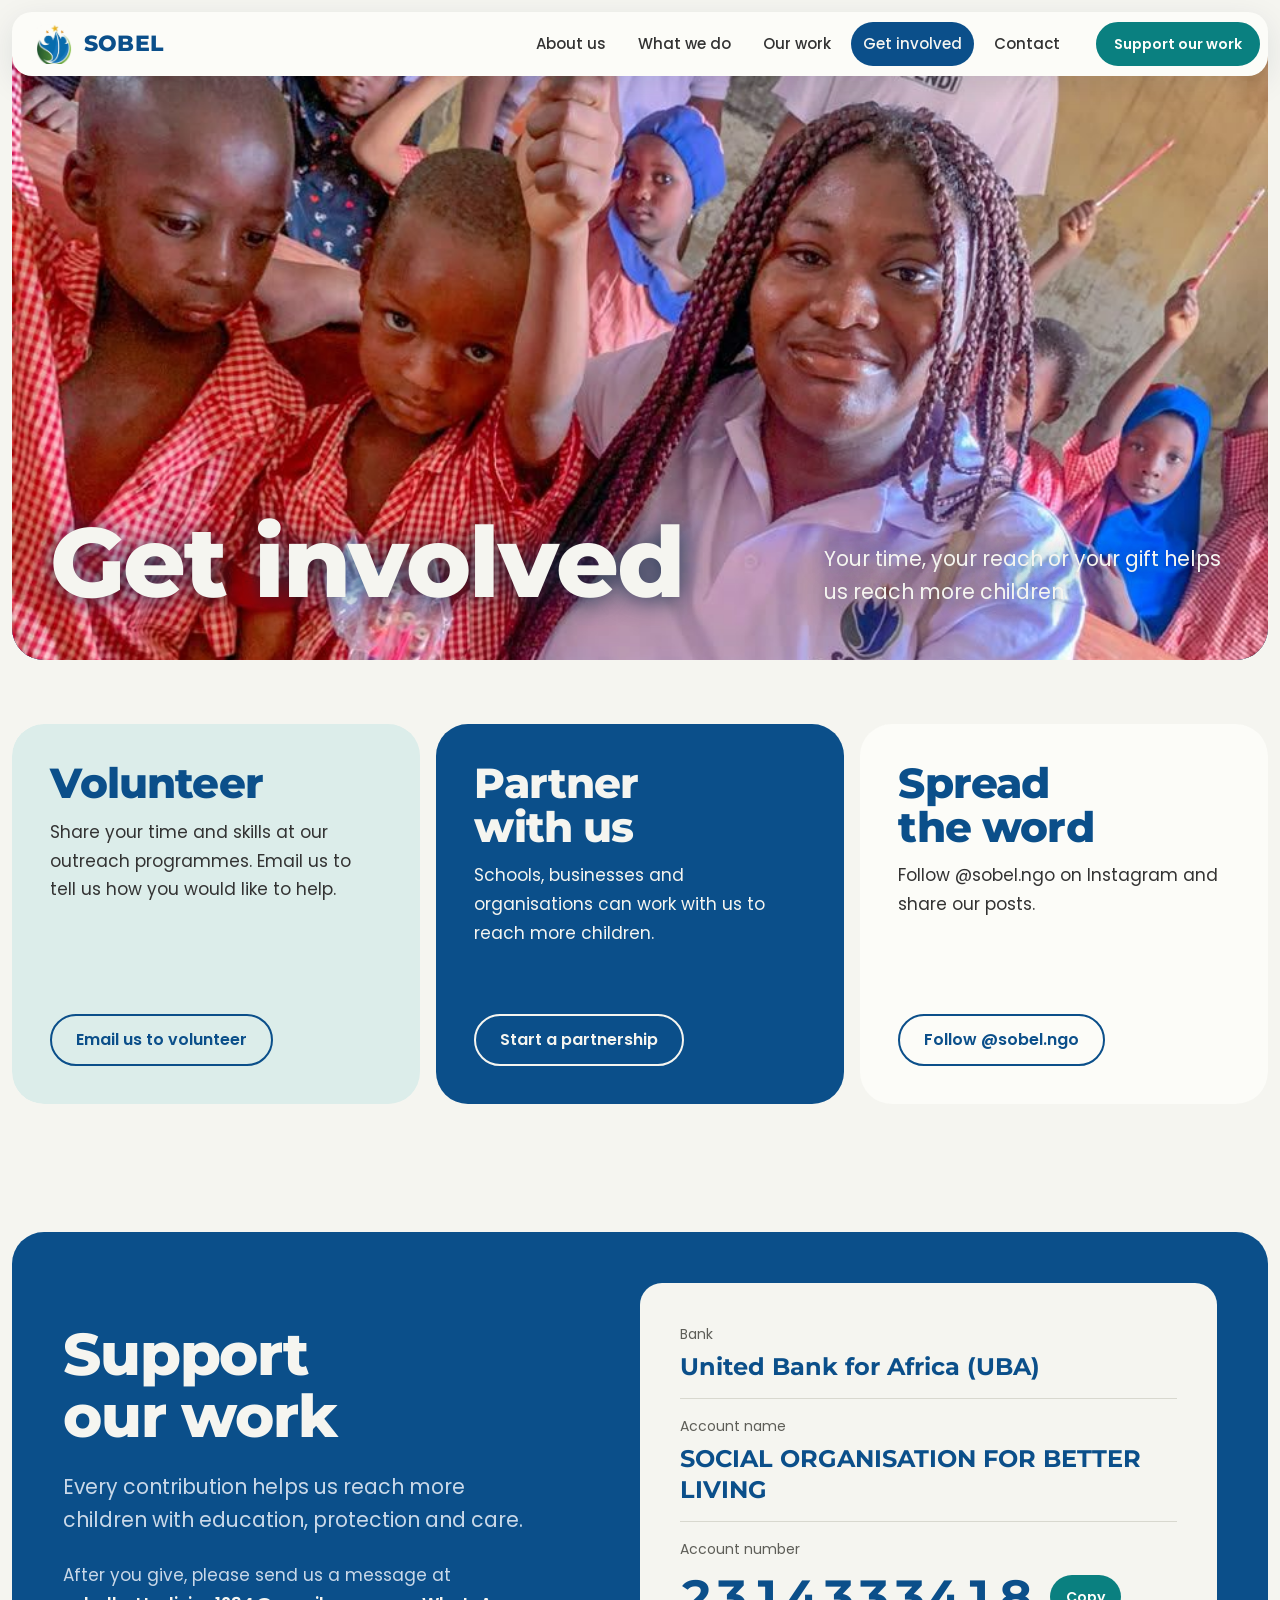
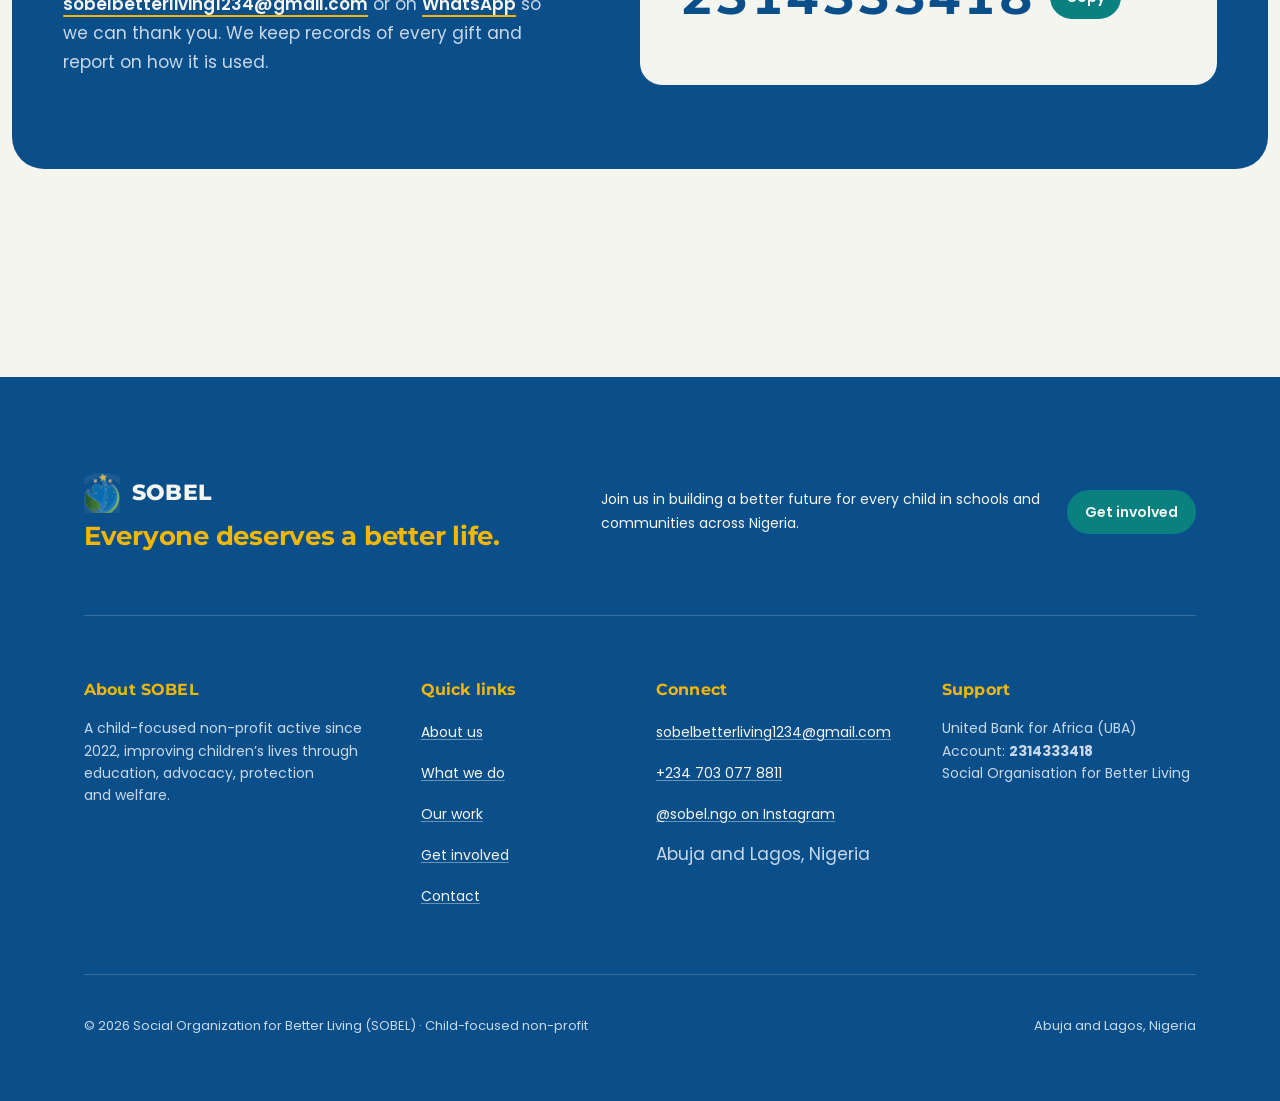
<file: get-involved.html>
<!doctype html>
<html lang="en-NG">
<head>
<meta charset="utf-8">
<meta name="viewport" content="width=device-width, initial-scale=1">
<title>Get involved | SOBEL</title>
<meta name="description" content="Volunteer, partner with SOBEL, spread the word or support our work with a gift to reach more children.">
<meta name="theme-color" content="#0B4F8A">
<meta property="og:title" content="Get involved | SOBEL">
<meta property="og:description" content="Volunteer, partner with SOBEL, spread the word or support our work with a gift to reach more children.">
<meta property="og:image" content="assets/img/class-group.jpg">
<link rel="icon" type="image/png" href="assets/img/favicon.png">
<link rel="preconnect" href="https://fonts.googleapis.com">
<link rel="preconnect" href="https://fonts.gstatic.com" crossorigin>
<link rel="stylesheet" href="https://fonts.googleapis.com/css2?family=Montserrat:wght@700;800&family=Poppins:wght@400;500;600&display=swap">
<link rel="stylesheet" href="css/site.css">
<script>document.documentElement.classList.add('js');</script>
</head>
<body>
<a class="skip" href="#main">Skip to content</a>
<header class="site-head">
  <div class="site-head__inner">
    <a class="brand" href="index.html"><img src="assets/img/sobel-mark.png" width="310" height="345" alt=""><span>SOBEL</span><span class="visually-hidden">, Social Organization for Better Living, home</span></a>
    <button class="nav-toggle" type="button" aria-expanded="false" aria-controls="site-nav">Menu</button>
    <nav class="nav" id="site-nav" aria-label="Main">
      <ul><li><a href="about.html">About us</a></li><li><a href="what-we-do.html">What we do</a></li><li><a href="our-work.html">Our work</a></li><li><a href="get-involved.html" aria-current="page">Get involved</a></li><li><a href="contact.html">Contact</a></li></ul>
      <a class="btn btn--small" href="get-involved.html#give">Support our work</a>
    </nav>
  </div>
</header>
<main id="main">
  <section class="frame page-hero page-hero--photo" aria-labelledby="page-h">
    <figure class="page-hero__bg" data-slot="volunteer-desk"><img src="assets/img/volunteer-desk.jpg" width="960" height="1280" alt="A SOBEL volunteer sits at a desk with pupils who hold up their new pencils" style="object-position: 50% 30%" fetchpriority="high"></figure>
    <div class="page-hero__inner">
      <h1 id="page-h">Get involved</h1>
      <p class="lead">Your time, your reach or your gift helps us reach more children.</p>
    </div>
  </section>

  <section class="section--tight" aria-label="Ways to help">
    <div class="frame">
      <ul class="ways">
        <li><div><h2>Volunteer</h2><p>Share your time and skills at our outreach programmes. Email us to tell us how you would like to help.</p></div><a class="btn btn--quiet" href="mailto:sobelbetterliving1234@gmail.com?subject=I%20would%20like%20to%20volunteer">Email us to volunteer</a></li>
        <li><div><h2>Partner with us</h2><p>Schools, businesses and organisations can work with us to reach more children.</p></div><a class="btn btn--light" href="mailto:sobelbetterliving1234@gmail.com?subject=Partnering%20with%20SOBEL">Start a partnership</a></li>
        <li><div><h2>Spread the word</h2><p>Follow @sobel.ngo on Instagram and share our posts.</p></div><a class="btn btn--quiet" href="https://www.instagram.com/sobel.ngo/">Follow @sobel.ngo</a></li>
      </ul>
    </div>
  </section>

  <section class="section--tight" id="give" aria-labelledby="give-h">
    <div class="frame frame--navy give">
      <div class="stack-lg">
        <h2 id="give-h">Support our work</h2>
        <p class="lead">Every contribution helps us reach more children with education, protection and care.</p>
        <p>After you give, please send us a message at <a class="link" href="mailto:sobelbetterliving1234@gmail.com">sobelbetterliving1234@gmail.com</a> or on <a class="link" href="https://wa.me/2347030778811">WhatsApp</a> so we can thank you. We keep records of every gift and report on how it is used.</p>
      </div>
      <div>
        <dl class="bank">
          <div><dt>Bank</dt><dd>United Bank for Africa (UBA)</dd></div>
          <div><dt>Account name</dt><dd>SOCIAL ORGANISATION FOR BETTER LIVING</dd></div>
          <div><dt>Account number</dt><dd class="acct"><span>2314333418</span><button class="copy" type="button" data-copy="2314333418" aria-describedby="copy-status">Copy</button></dd></div>
        </dl>
        <p class="bank__status" id="copy-status" role="status"></p>
      </div>
    </div>
  </section>
</main>
<footer class="site-foot">
  <div class="container site-foot__inner">
    <div class="foot__top">
      <div class="foot__brand">
        <a class="brand brand--foot" href="index.html">
          <img src="assets/img/sobel-mark.png" width="310" height="345" alt="" loading="lazy">
          <span>SOBEL</span>
        </a>
        <p class="foot__motto">Everyone deserves a better life.</p>
      </div>
      <div class="foot__cta">
        <p>Join us in building a better future for every child in schools and communities across Nigeria.</p>
        <a class="btn btn--small" href="get-involved.html">Get involved</a>
      </div>
    </div>

    <div class="foot__grid">
      <div class="foot__col">
        <h2>About SOBEL</h2>
        <p>A child-focused non-profit active since 2022, improving children’s lives through education, advocacy, protection and welfare.</p>
      </div>
      <div class="foot__col">
        <h2>Quick links</h2>
        <ul>
          <li><a href="about.html">About us</a></li>
          <li><a href="what-we-do.html">What we do</a></li>
          <li><a href="our-work.html">Our work</a></li>
          <li><a href="get-involved.html">Get involved</a></li>
          <li><a href="contact.html">Contact</a></li>
        </ul>
      </div>
      <div class="foot__col">
        <h2>Connect</h2>
        <ul>
          <li><a href="mailto:sobelbetterliving1234@gmail.com">sobelbetterliving1234@gmail.com</a></li>
          <li><a href="https://wa.me/2347030778811">+234 703 077 8811</a></li>
          <li><a href="https://www.instagram.com/sobel.ngo/">@sobel.ngo on Instagram</a></li>
          <li>Abuja and Lagos, Nigeria</li>
        </ul>
      </div>
      <div class="foot__col">
        <h2>Support</h2>
        <p>United Bank for Africa (UBA)</p>
        <p>Account: <strong>2314333418</strong></p>
        <p>Social Organisation for Better Living</p>
      </div>
    </div>

    <div class="foot__bottom">
      <p>© 2026 Social Organization for Better Living (SOBEL) · Child-focused non-profit</p>
      <p>Abuja and Lagos, Nigeria</p>
    </div>
  </div>
</footer>
<script src="js/site.js"></script>
</body>
</html>
</file>
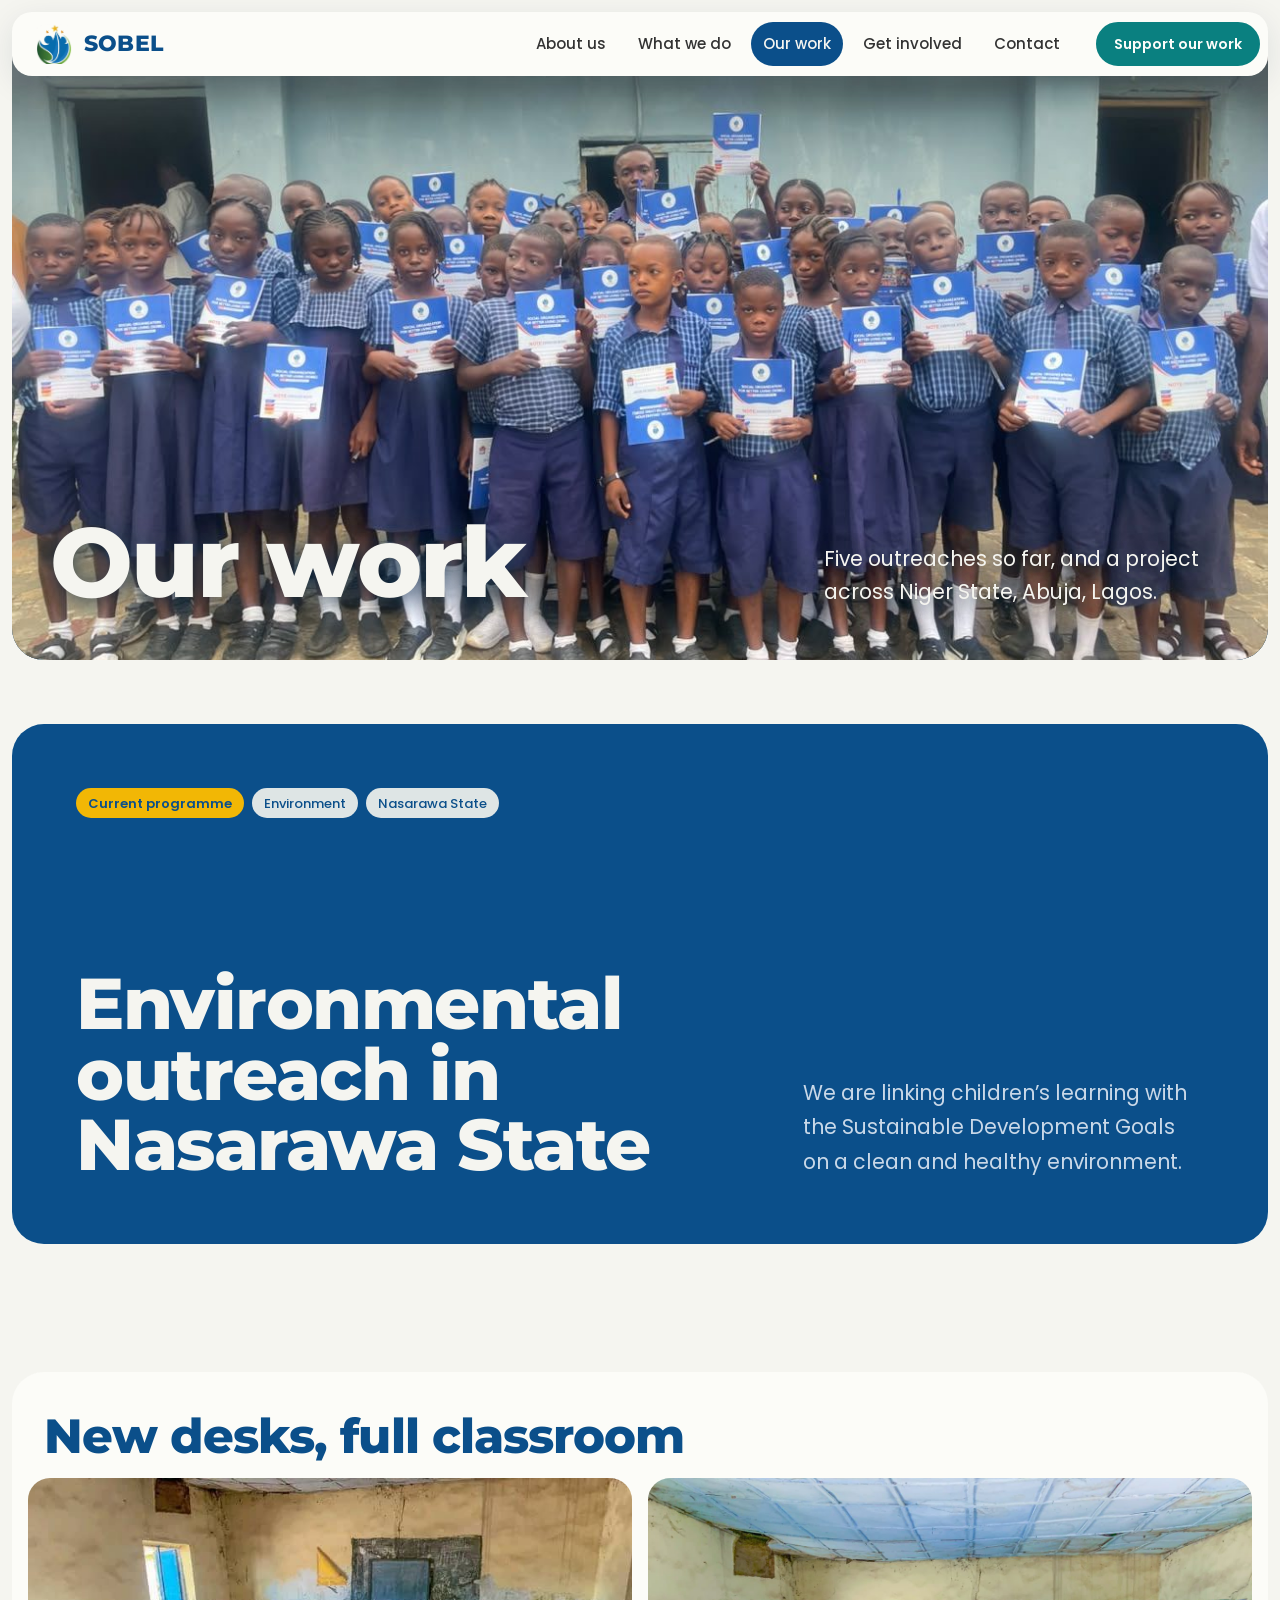
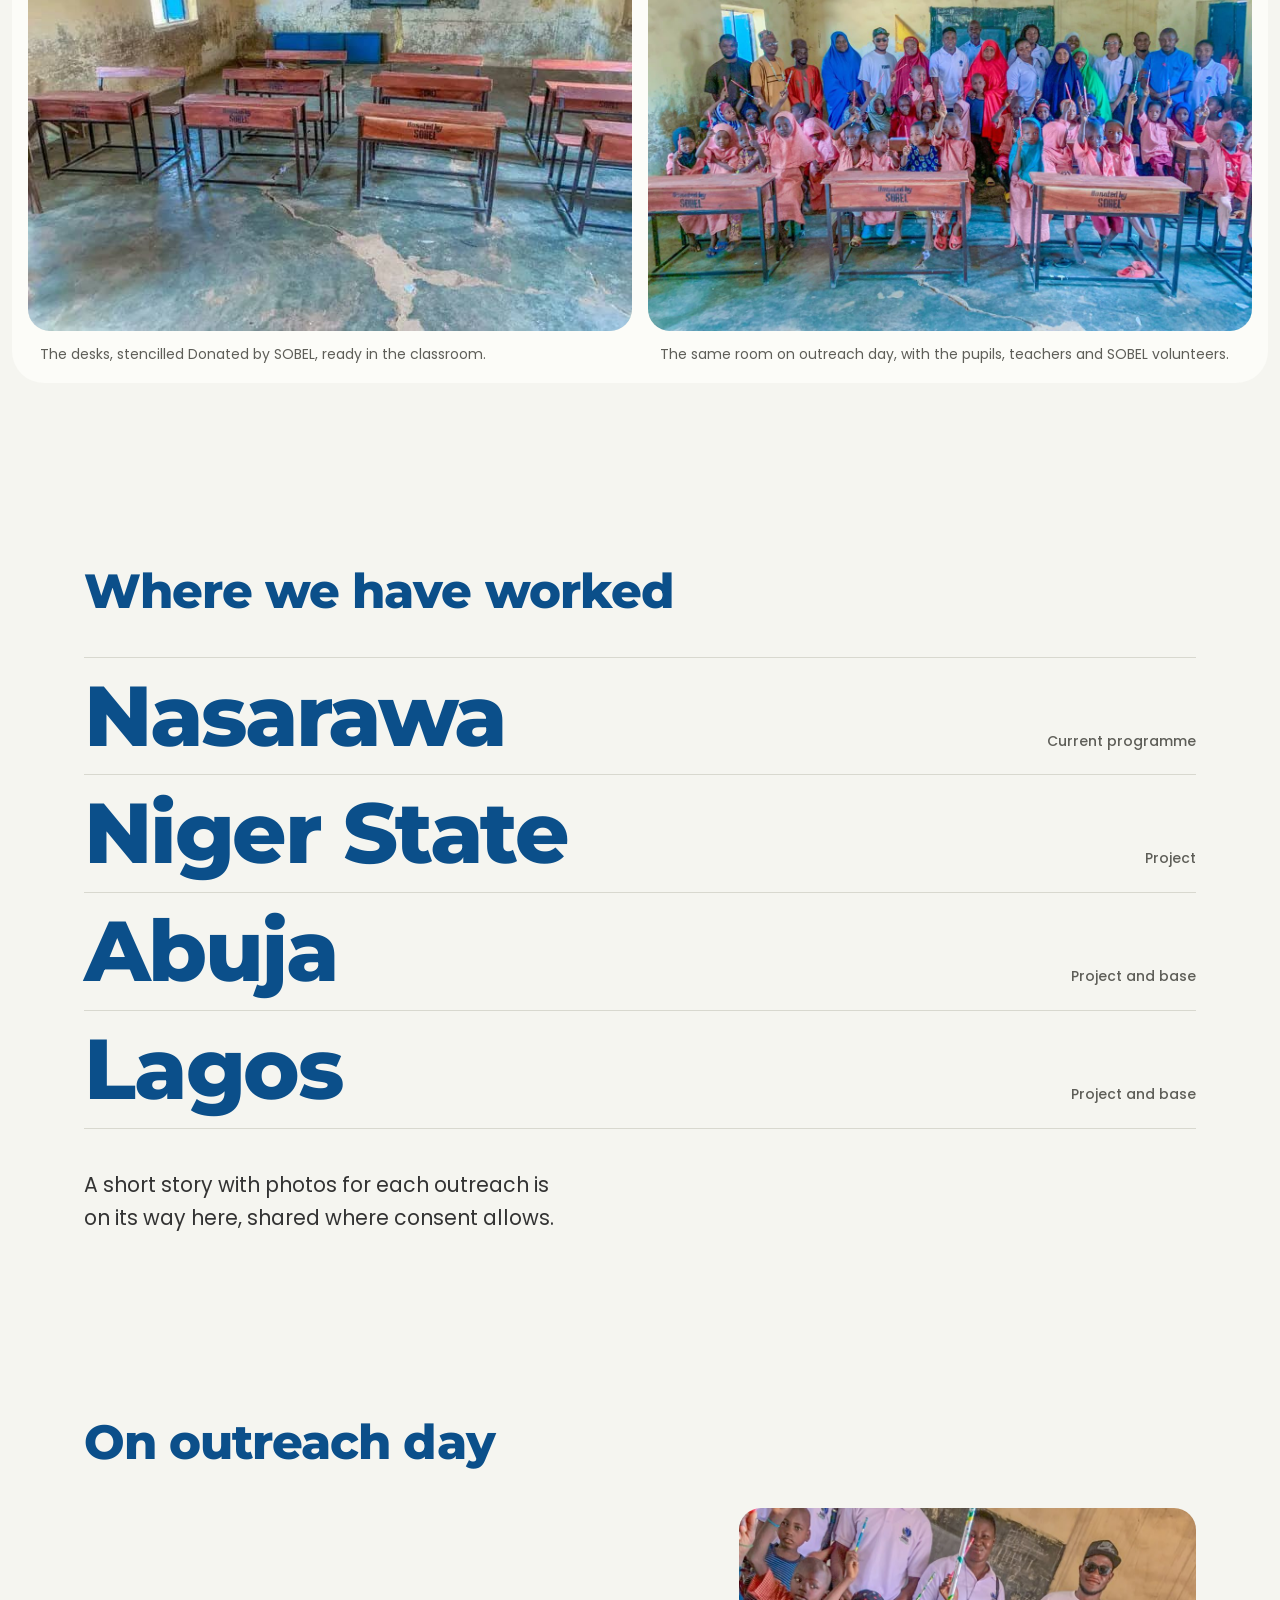
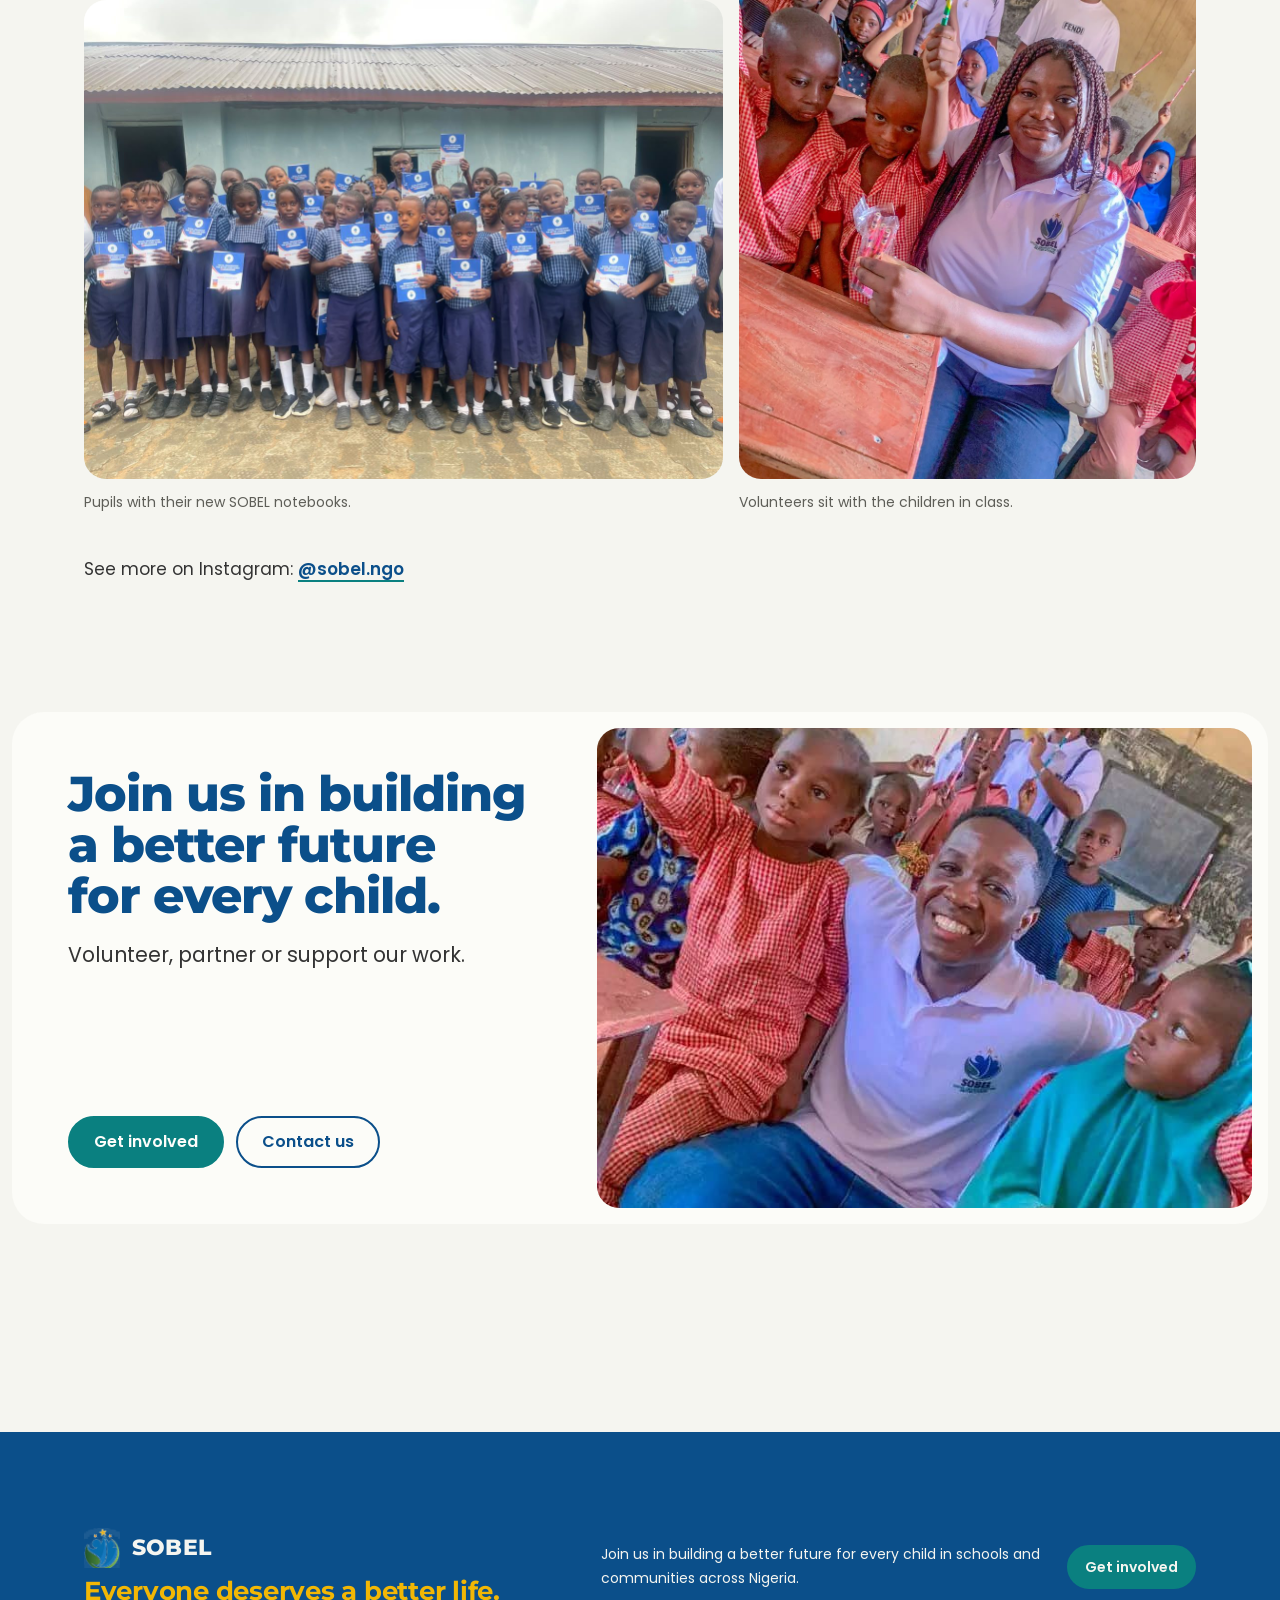
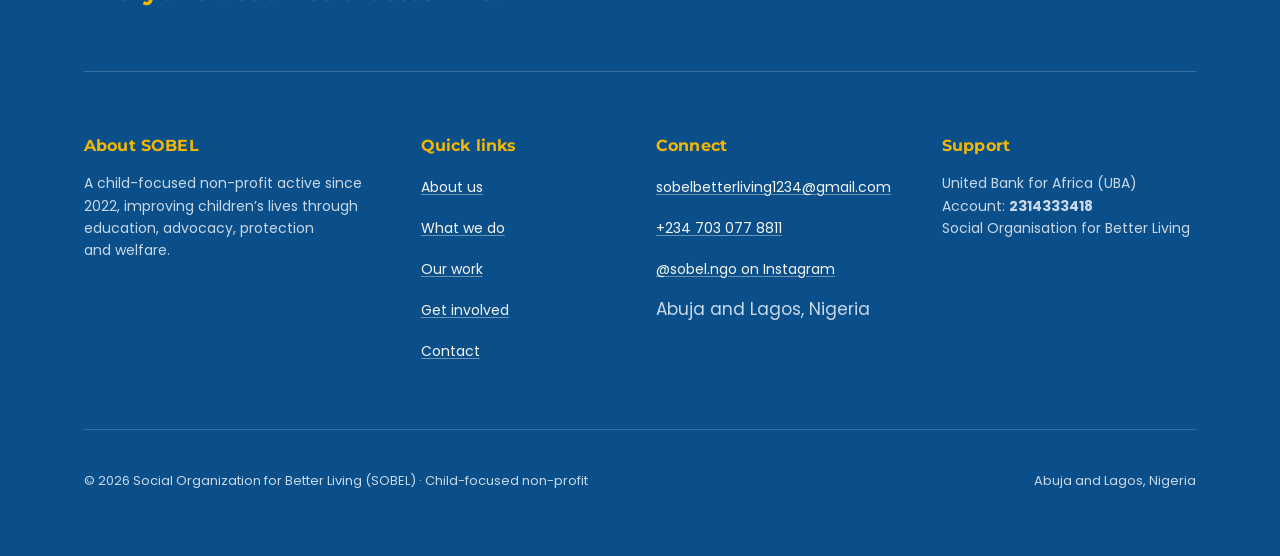
<file: our-work.html>
<!doctype html>
<html lang="en-NG">
<head>
<meta charset="utf-8">
<meta name="viewport" content="width=device-width, initial-scale=1">
<title>Our work | SOBEL</title>
<meta name="description" content="SOBEL’s outreach programmes: the current environmental outreach in Nasarawa State, and earlier work in Niger State, Abuja and Lagos.">
<meta name="theme-color" content="#0B4F8A">
<meta property="og:title" content="Our work | SOBEL">
<meta property="og:description" content="SOBEL’s outreach programmes: the current environmental outreach in Nasarawa State, and earlier work in Niger State, Abuja and Lagos.">
<meta property="og:image" content="assets/img/class-group.jpg">
<link rel="icon" type="image/png" href="assets/img/favicon.png">
<link rel="preconnect" href="https://fonts.googleapis.com">
<link rel="preconnect" href="https://fonts.gstatic.com" crossorigin>
<link rel="stylesheet" href="https://fonts.googleapis.com/css2?family=Montserrat:wght@700;800&family=Poppins:wght@400;500;600&display=swap">
<link rel="stylesheet" href="css/site.css">
<script>document.documentElement.classList.add('js');</script>
</head>
<body>
<a class="skip" href="#main">Skip to content</a>
<header class="site-head">
  <div class="site-head__inner">
    <a class="brand" href="index.html"><img src="assets/img/sobel-mark.png" width="310" height="345" alt=""><span>SOBEL</span><span class="visually-hidden">, Social Organization for Better Living, home</span></a>
    <button class="nav-toggle" type="button" aria-expanded="false" aria-controls="site-nav">Menu</button>
    <nav class="nav" id="site-nav" aria-label="Main">
      <ul><li><a href="about.html">About us</a></li><li><a href="what-we-do.html">What we do</a></li><li><a href="our-work.html" aria-current="page">Our work</a></li><li><a href="get-involved.html">Get involved</a></li><li><a href="contact.html">Contact</a></li></ul>
      <a class="btn btn--small" href="get-involved.html#give">Support our work</a>
    </nav>
  </div>
</header>
<main id="main">
  <section class="frame page-hero page-hero--photo" aria-labelledby="page-h">
    <figure class="page-hero__bg" data-slot="notebooks-group"><img src="assets/img/notebooks-group.jpg" width="1280" height="960" alt="Pupils in blue school uniforms hold up their SOBEL notebooks outside their school" style="object-position: 55% 55%" fetchpriority="high"></figure>
    <div class="page-hero__inner">
      <h1 id="page-h">Our work</h1>
      <p class="lead">Five outreaches so far, and a project across Niger State, Abuja, Lagos.</p>
    </div>
  </section>

  <section class="section--tight" aria-labelledby="now-h">
    <div class="frame frame--navy feature">
      <ul class="chips"><li class="is-now">Current programme</li><li>Environment</li><li>Nasarawa State</li></ul>
      <div class="feature__foot">
        <h2 id="now-h">Environmental outreach in Nasarawa State</h2>
        <p>We are linking children’s learning with the Sustainable Development Goals on a clean and healthy environment.</p>
      </div>
    </div>
  </section>

  <section class="section--tight" aria-labelledby="desks-h">
    <div class="frame frame--white desks">
      <h2 id="desks-h" class="desks__head">New desks, full classroom</h2>
      <figure><figure class="photo" data-slot="donated-desks"><img src="assets/img/donated-desks.jpg" width="720" height="540" alt="An empty classroom with rows of new wooden desks stencilled Donated by SOBEL" style="object-position: 50% 50%" loading="lazy"></figure><figcaption>The desks, stencilled Donated by SOBEL, ready in the classroom.</figcaption></figure>
      <figure><figure class="photo" data-slot="class-group"><img src="assets/img/class-group.jpg" width="1280" height="960" alt="The same classroom full of pupils holding up new pencils, with SOBEL volunteers and teachers standing behind them" style="object-position: 50% 55%" loading="lazy"></figure><figcaption>The same room on outreach day, with the pupils, teachers and SOBEL volunteers.</figcaption></figure>
    </div>
  </section>

  <section class="section" aria-labelledby="places-h">
    <div class="container">
      <h2 id="places-h" style="margin-bottom: var(--space-xl)">Where we have worked</h2>
      <ul class="places">
        <li>Nasarawa <span>Current programme</span></li>
        <li>Niger State <span>Project</span></li>
        <li>Abuja <span>Project and base</span></li>
        <li>Lagos <span>Project and base</span></li>
      </ul>
      <p class="lead" style="margin-top: var(--space-xl)">A short story with photos for each outreach is on its way here, shared where consent allows.</p>
    </div>
  </section>

  <section class="section--tight" aria-labelledby="day-h">
    <div class="container">
      <h2 id="day-h" style="margin-bottom: var(--space-xl)">On outreach day</h2>
      <div class="gallery">
        <figure><figure class="photo" data-slot="notebooks-group"><img src="assets/img/notebooks-group.jpg" width="1280" height="960" alt="Pupils in blue uniforms hold up their SOBEL notebooks outside their school" style="object-position: 55% 60%" loading="lazy"></figure><figcaption>Pupils with their new SOBEL notebooks.</figcaption></figure>
        <figure><figure class="photo photo--tall" data-slot="volunteer-desk"><img src="assets/img/volunteer-desk.jpg" width="960" height="1280" alt="A SOBEL volunteer sits with pupils who raise their new pencils" style="object-position: 50% 40%" loading="lazy"></figure><figcaption>Volunteers sit with the children in class.</figcaption></figure>
      </div>
      <p style="margin-top: var(--space-xl)">See more on Instagram: <a class="link" href="https://www.instagram.com/sobel.ngo/">@sobel.ngo</a></p>
    </div>
  </section>

  <section class="section--tight" aria-labelledby="join-h">
    <div class="frame frame--white together">
      <div class="together__text">
        <div>
          <h2 id="join-h">Join us in building a better future for every child.</h2>
          <p>Volunteer, partner or support our work.</p>
        </div>
        <div class="actions"><a class="btn" href="get-involved.html">Get involved</a><a class="btn btn--quiet" href="contact.html">Contact us</a></div>
      </div>
      <figure class="together__photo" data-slot="volunteer-pencils"><img src="assets/img/volunteer-pencils.jpg" width="720" height="720" alt="A smiling SOBEL volunteer crouches among pupils holding up pencils in their classroom" style="object-position: 50% 40%" loading="lazy"></figure>
    </div>
  </section>
</main>
<footer class="site-foot">
  <div class="container site-foot__inner">
    <div class="foot__top">
      <div class="foot__brand">
        <a class="brand brand--foot" href="index.html">
          <img src="assets/img/sobel-mark.png" width="310" height="345" alt="" loading="lazy">
          <span>SOBEL</span>
        </a>
        <p class="foot__motto">Everyone deserves a better life.</p>
      </div>
      <div class="foot__cta">
        <p>Join us in building a better future for every child in schools and communities across Nigeria.</p>
        <a class="btn btn--small" href="get-involved.html">Get involved</a>
      </div>
    </div>

    <div class="foot__grid">
      <div class="foot__col">
        <h2>About SOBEL</h2>
        <p>A child-focused non-profit active since 2022, improving children’s lives through education, advocacy, protection and welfare.</p>
      </div>
      <div class="foot__col">
        <h2>Quick links</h2>
        <ul>
          <li><a href="about.html">About us</a></li>
          <li><a href="what-we-do.html">What we do</a></li>
          <li><a href="our-work.html">Our work</a></li>
          <li><a href="get-involved.html">Get involved</a></li>
          <li><a href="contact.html">Contact</a></li>
        </ul>
      </div>
      <div class="foot__col">
        <h2>Connect</h2>
        <ul>
          <li><a href="mailto:sobelbetterliving1234@gmail.com">sobelbetterliving1234@gmail.com</a></li>
          <li><a href="https://wa.me/2347030778811">+234 703 077 8811</a></li>
          <li><a href="https://www.instagram.com/sobel.ngo/">@sobel.ngo on Instagram</a></li>
          <li>Abuja and Lagos, Nigeria</li>
        </ul>
      </div>
      <div class="foot__col">
        <h2>Support</h2>
        <p>United Bank for Africa (UBA)</p>
        <p>Account: <strong>2314333418</strong></p>
        <p>Social Organisation for Better Living</p>
      </div>
    </div>

    <div class="foot__bottom">
      <p>© 2026 Social Organization for Better Living (SOBEL) · Child-focused non-profit</p>
      <p>Abuja and Lagos, Nigeria</p>
    </div>
  </div>
</footer>
<script src="js/site.js"></script>
</body>
</html>
</file>
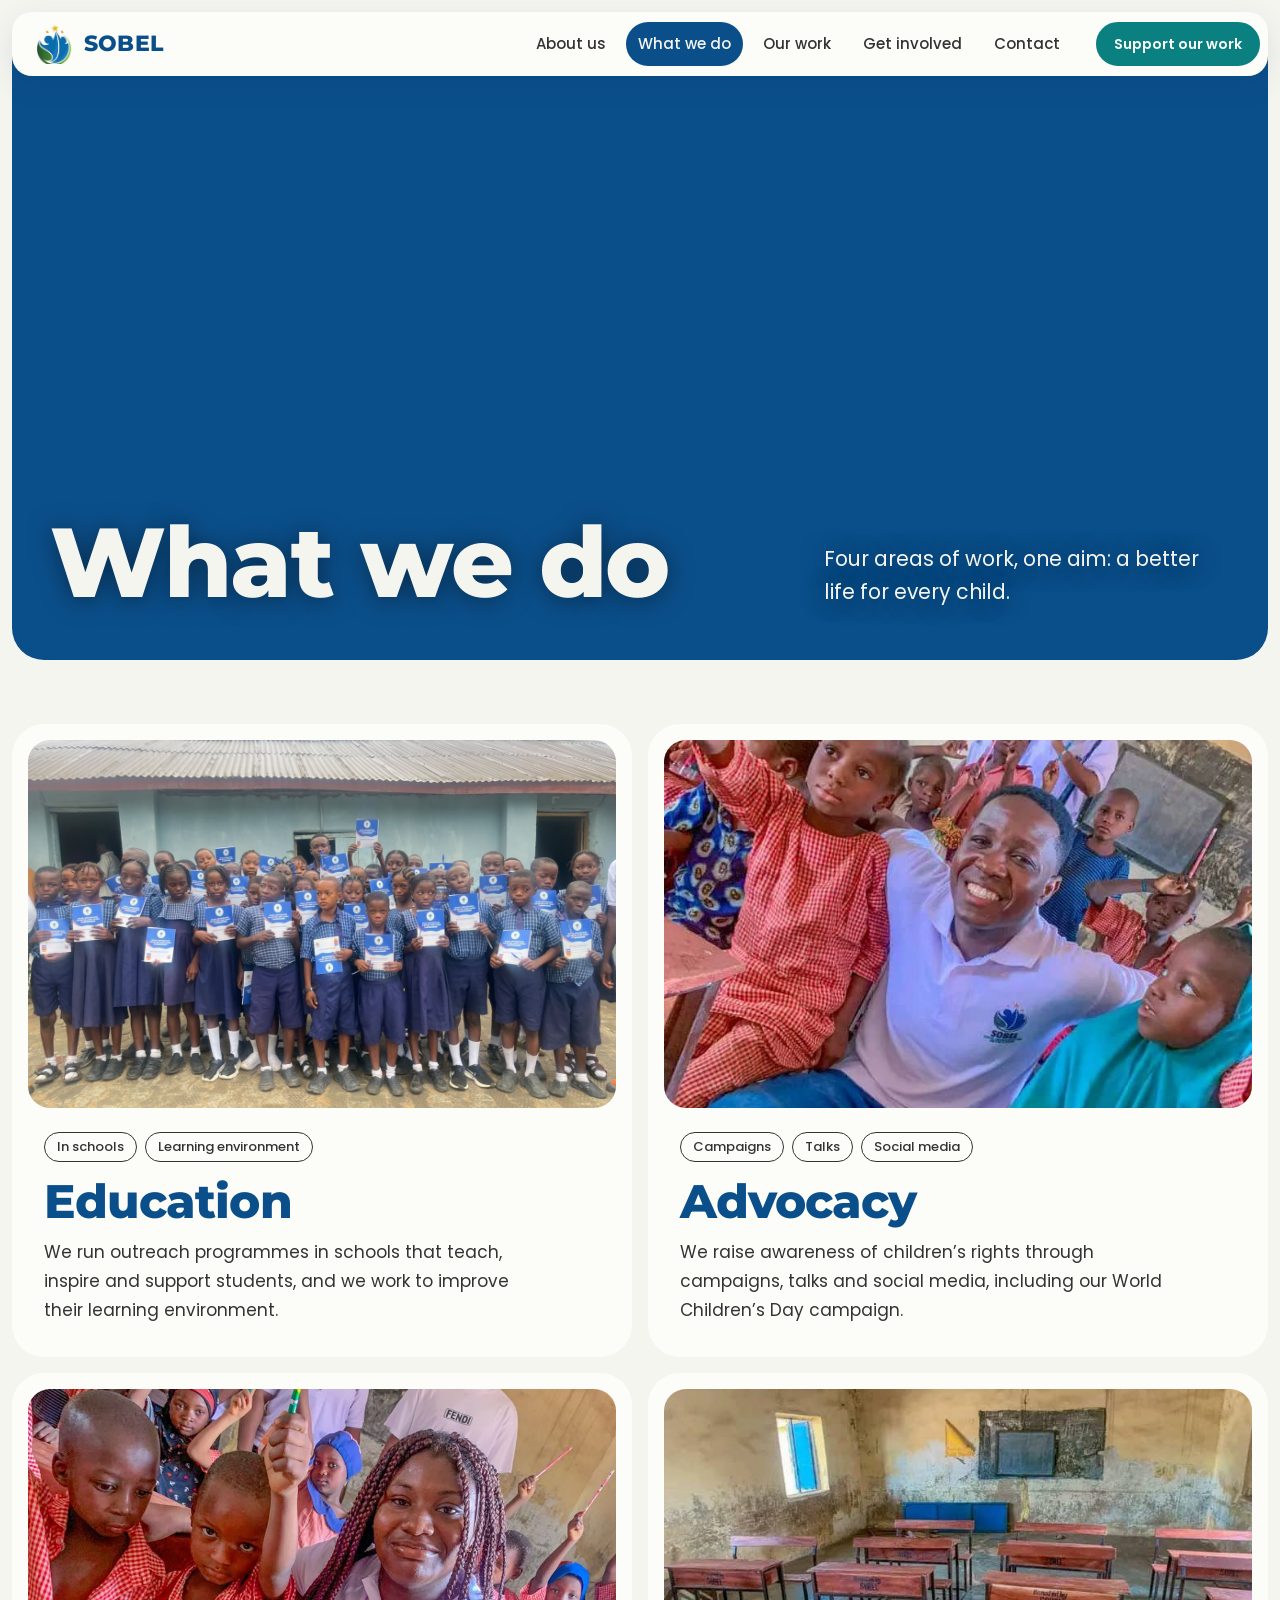
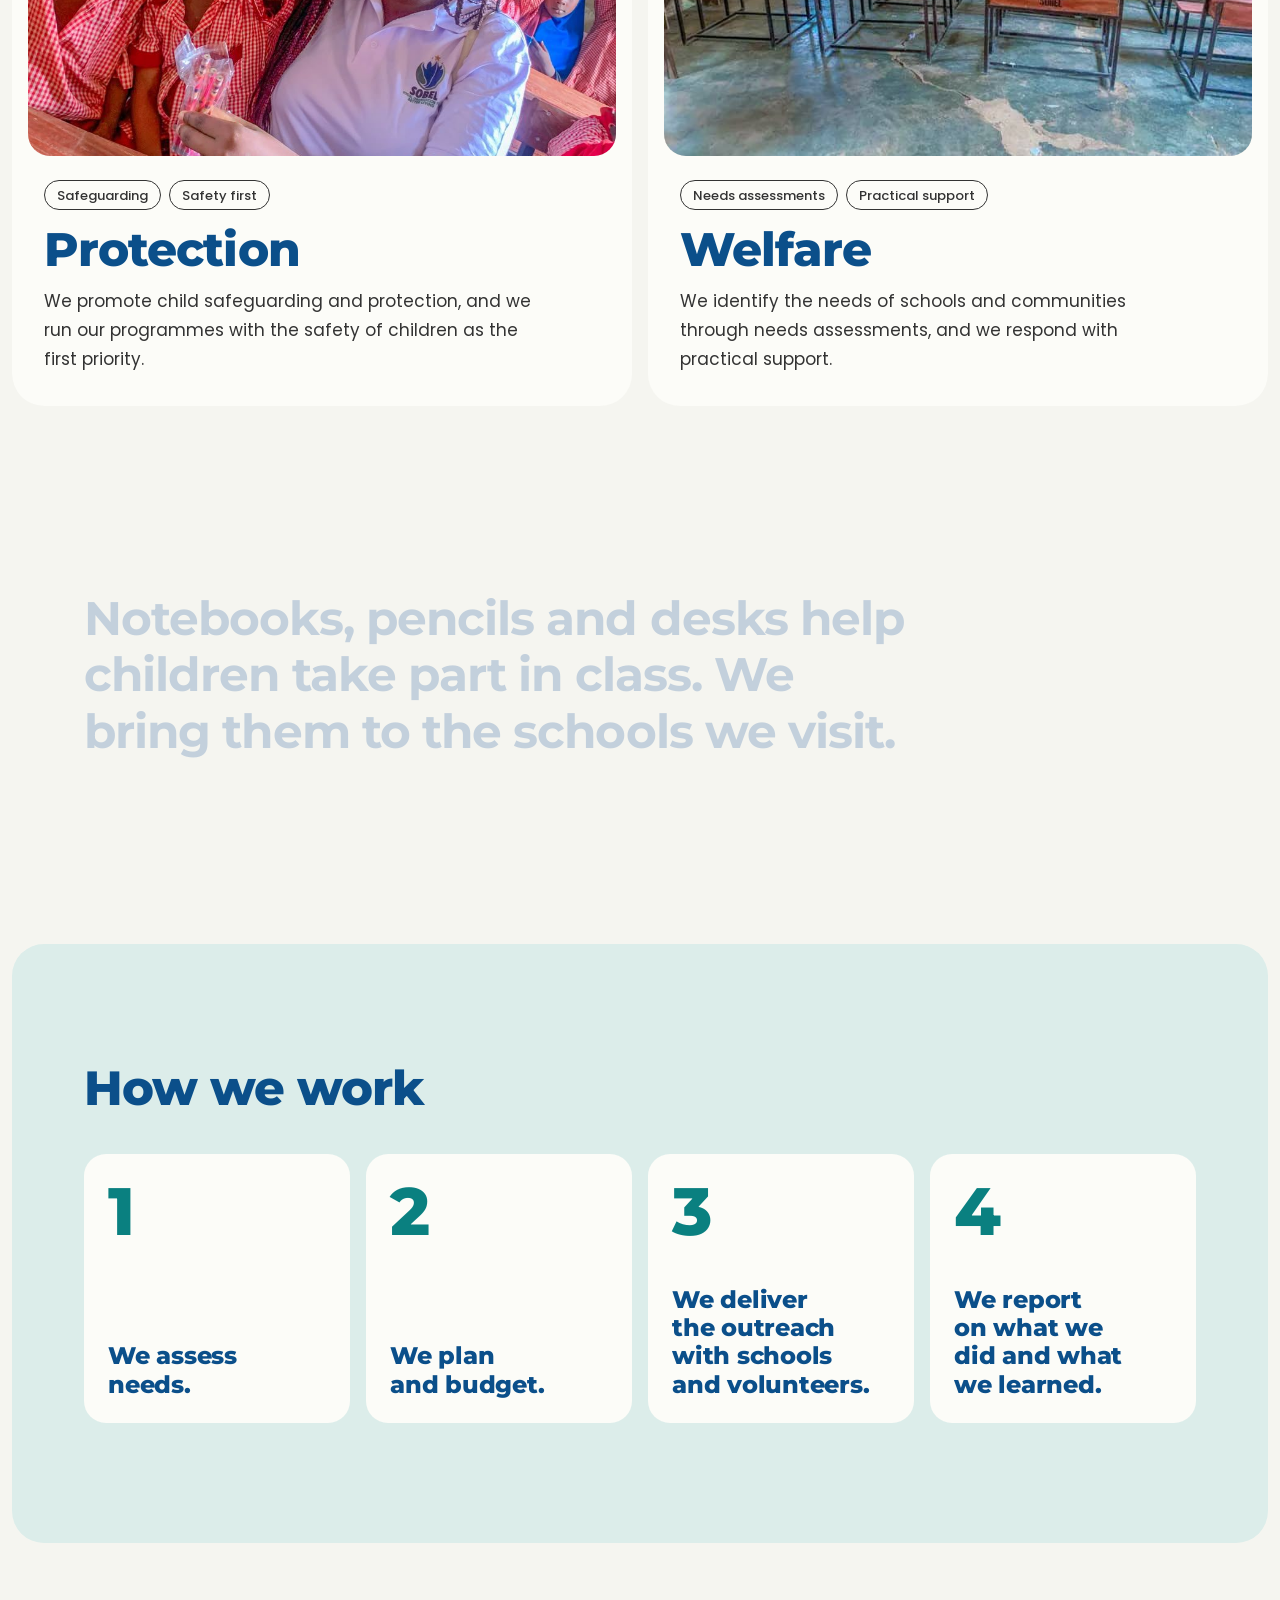
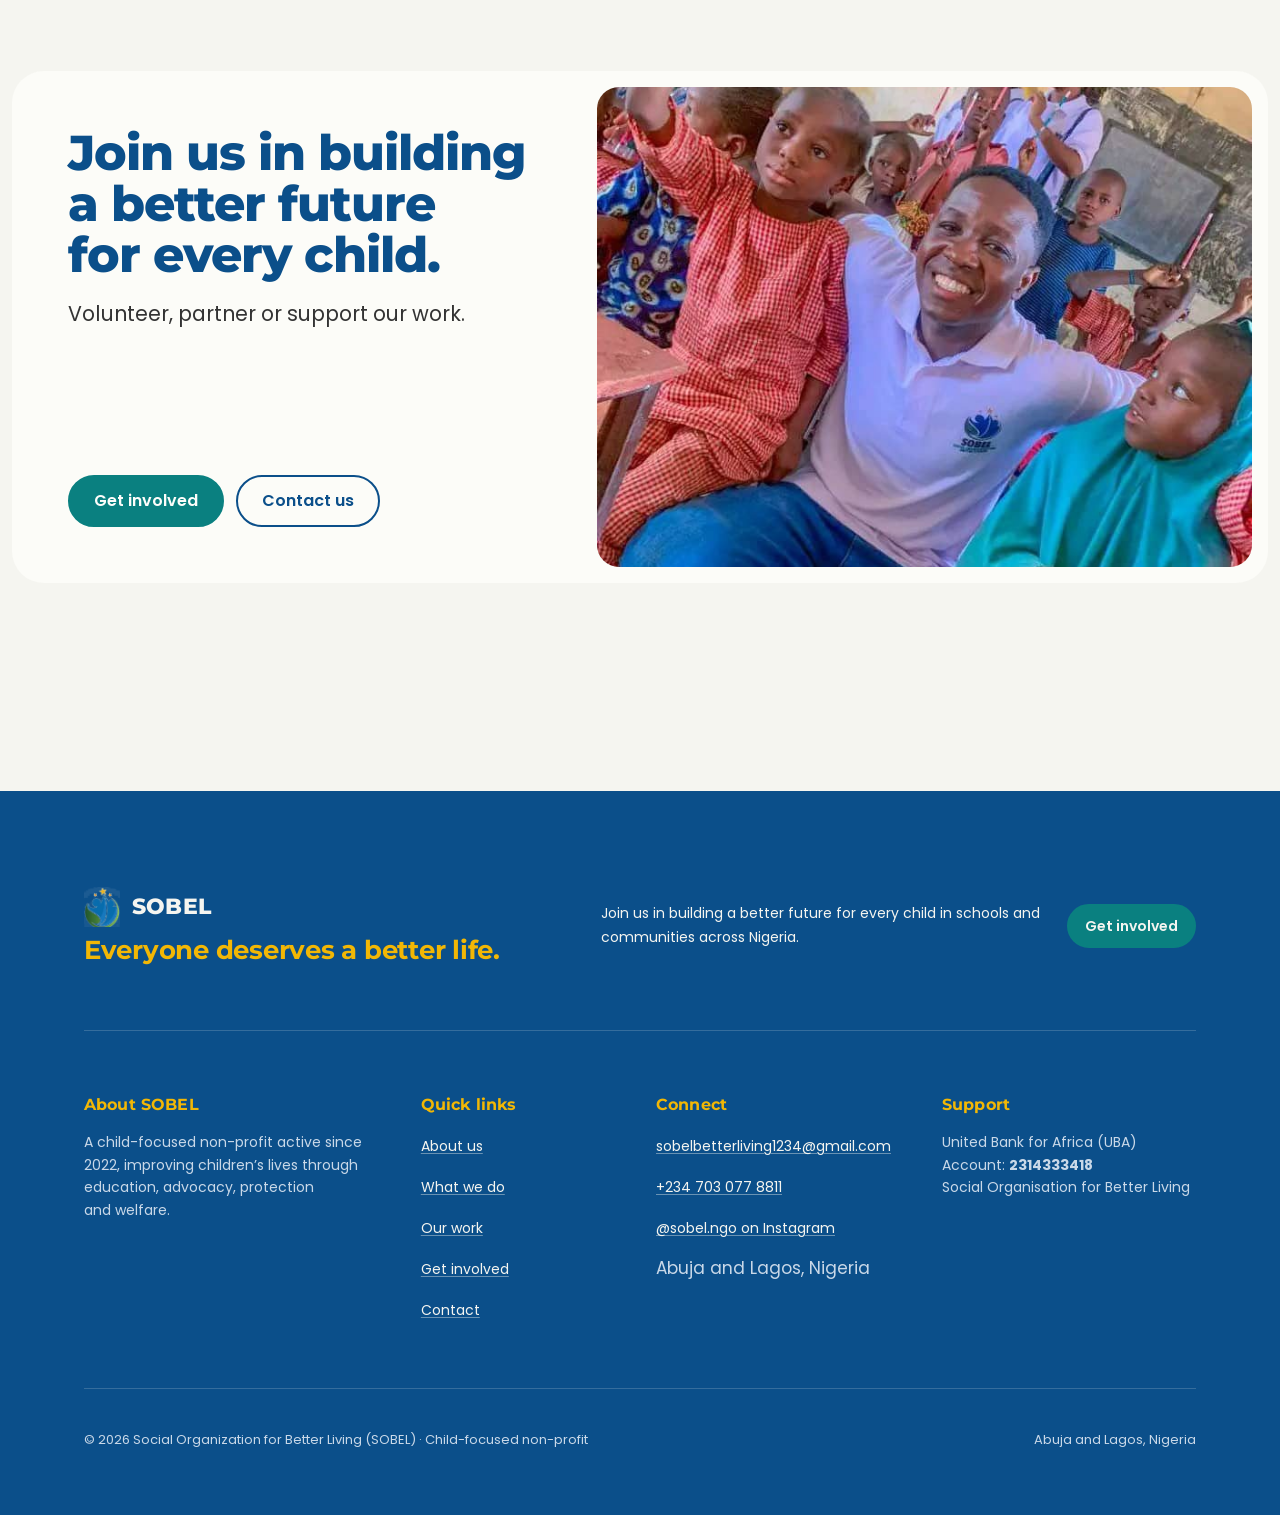
<file: what-we-do.html>
<!doctype html>
<html lang="en-NG">
<head>
<meta charset="utf-8">
<meta name="viewport" content="width=device-width, initial-scale=1">
<title>What we do | SOBEL</title>
<meta name="description" content="SOBEL works in four areas: education, advocacy, protection and welfare, delivered through outreach programmes with schools and volunteers.">
<meta name="theme-color" content="#0B4F8A">
<meta property="og:title" content="What we do | SOBEL">
<meta property="og:description" content="SOBEL works in four areas: education, advocacy, protection and welfare, delivered through outreach programmes with schools and volunteers.">
<meta property="og:image" content="assets/img/class-group.jpg">
<link rel="icon" type="image/png" href="assets/img/favicon.png">
<link rel="preconnect" href="https://fonts.googleapis.com">
<link rel="preconnect" href="https://fonts.gstatic.com" crossorigin>
<link rel="stylesheet" href="https://fonts.googleapis.com/css2?family=Montserrat:wght@700;800&family=Poppins:wght@400;500;600&display=swap">
<link rel="stylesheet" href="css/site.css">
<script>document.documentElement.classList.add('js');</script>
</head>
<body>
<a class="skip" href="#main">Skip to content</a>
<header class="site-head">
  <div class="site-head__inner">
    <a class="brand" href="index.html"><img src="assets/img/sobel-mark.png" width="310" height="345" alt=""><span>SOBEL</span><span class="visually-hidden">, Social Organization for Better Living, home</span></a>
    <button class="nav-toggle" type="button" aria-expanded="false" aria-controls="site-nav">Menu</button>
    <nav class="nav" id="site-nav" aria-label="Main">
      <ul><li><a href="about.html">About us</a></li><li><a href="what-we-do.html" aria-current="page">What we do</a></li><li><a href="our-work.html">Our work</a></li><li><a href="get-involved.html">Get involved</a></li><li><a href="contact.html">Contact</a></li></ul>
      <a class="btn btn--small" href="get-involved.html#give">Support our work</a>
    </nav>
  </div>
</header>
<main id="main">
  <section class="frame page-hero" aria-labelledby="page-h">
    
    <div class="page-hero__inner">
      <h1 id="page-h">What we do</h1>
      <p class="lead">Four areas of work, one aim: a better life for every child.</p>
    </div>
  </section>

  <section class="section--tight" aria-label="Our four areas">
    <div class="frame">
      <ul class="areas">
        <li class="area" id="education">
          <figure class="photo" data-slot="notebooks-group"><img src="assets/img/notebooks-group.jpg" width="1280" height="960" alt="" style="object-position: 55% 60%" loading="lazy"></figure>
          <div class="area__body">
            <ul class="chips chips--line"><li>In schools</li><li>Learning environment</li></ul>
            <h2>Education</h2>
            <p>We run outreach programmes in schools that teach, inspire and support students, and we work to improve their learning environment.</p>
          </div>
        </li>
        <li class="area" id="advocacy">
          <figure class="photo" data-slot="volunteer-pencils"><img src="assets/img/volunteer-pencils.jpg" width="720" height="720" alt="" style="object-position: 50% 40%" loading="lazy"></figure>
          <div class="area__body">
            <ul class="chips chips--line"><li>Campaigns</li><li>Talks</li><li>Social media</li></ul>
            <h2>Advocacy</h2>
            <p>We raise awareness of children’s rights through campaigns, talks and social media, including our World Children’s Day campaign.</p>
          </div>
        </li>
        <li class="area" id="protection">
          <figure class="photo" data-slot="volunteer-desk"><img src="assets/img/volunteer-desk.jpg" width="960" height="1280" alt="" style="object-position: 50% 35%" loading="lazy"></figure>
          <div class="area__body">
            <ul class="chips chips--line"><li>Safeguarding</li><li>Safety first</li></ul>
            <h2>Protection</h2>
            <p>We promote child safeguarding and protection, and we run our programmes with the safety of children as the first priority.</p>
          </div>
        </li>
        <li class="area" id="welfare">
          <figure class="photo" data-slot="donated-desks"><img src="assets/img/donated-desks.jpg" width="720" height="540" alt="" style="object-position: 50% 50%" loading="lazy"></figure>
          <div class="area__body">
            <ul class="chips chips--line"><li>Needs assessments</li><li>Practical support</li></ul>
            <h2>Welfare</h2>
            <p>We identify the needs of schools and communities through needs assessments, and we respond with practical support.</p>
          </div>
        </li>
      </ul>
    </div>
  </section>

  <section class="section" aria-labelledby="basics-h">
    <div class="container">
      <h2 id="basics-h" class="visually-hidden">Learning starts with the basics</h2>
      <p class="glow" data-glow>Notebooks, pencils and desks help children take part in class. We bring them to the schools we visit.</p>
    </div>
  </section>

  <section class="section--tight" aria-labelledby="how-h">
    <div class="frame frame--teal section">
      <div class="container">
        <h2 id="how-h">How we work</h2>
        <ol class="steps">
          <li><h3>We assess needs.</h3></li>
          <li><h3>We plan and budget.</h3></li>
          <li><h3>We deliver the outreach with schools and volunteers.</h3></li>
          <li><h3>We report on what we did and what we learned.</h3></li>
        </ol>
      </div>
    </div>
  </section>

  <section class="section--tight" aria-labelledby="join-h">
    <div class="frame frame--white together">
      <div class="together__text">
        <div>
          <h2 id="join-h">Join us in building a better future for every child.</h2>
          <p>Volunteer, partner or support our work.</p>
        </div>
        <div class="actions"><a class="btn" href="get-involved.html">Get involved</a><a class="btn btn--quiet" href="contact.html">Contact us</a></div>
      </div>
      <figure class="together__photo" data-slot="volunteer-pencils"><img src="assets/img/volunteer-pencils.jpg" width="720" height="720" alt="A smiling SOBEL volunteer crouches among pupils holding up pencils in their classroom" style="object-position: 50% 40%" loading="lazy"></figure>
    </div>
  </section>
</main>
<footer class="site-foot">
  <div class="container site-foot__inner">
    <div class="foot__top">
      <div class="foot__brand">
        <a class="brand brand--foot" href="index.html">
          <img src="assets/img/sobel-mark.png" width="310" height="345" alt="" loading="lazy">
          <span>SOBEL</span>
        </a>
        <p class="foot__motto">Everyone deserves a better life.</p>
      </div>
      <div class="foot__cta">
        <p>Join us in building a better future for every child in schools and communities across Nigeria.</p>
        <a class="btn btn--small" href="get-involved.html">Get involved</a>
      </div>
    </div>

    <div class="foot__grid">
      <div class="foot__col">
        <h2>About SOBEL</h2>
        <p>A child-focused non-profit active since 2022, improving children’s lives through education, advocacy, protection and welfare.</p>
      </div>
      <div class="foot__col">
        <h2>Quick links</h2>
        <ul>
          <li><a href="about.html">About us</a></li>
          <li><a href="what-we-do.html">What we do</a></li>
          <li><a href="our-work.html">Our work</a></li>
          <li><a href="get-involved.html">Get involved</a></li>
          <li><a href="contact.html">Contact</a></li>
        </ul>
      </div>
      <div class="foot__col">
        <h2>Connect</h2>
        <ul>
          <li><a href="mailto:sobelbetterliving1234@gmail.com">sobelbetterliving1234@gmail.com</a></li>
          <li><a href="https://wa.me/2347030778811">+234 703 077 8811</a></li>
          <li><a href="https://www.instagram.com/sobel.ngo/">@sobel.ngo on Instagram</a></li>
          <li>Abuja and Lagos, Nigeria</li>
        </ul>
      </div>
      <div class="foot__col">
        <h2>Support</h2>
        <p>United Bank for Africa (UBA)</p>
        <p>Account: <strong>2314333418</strong></p>
        <p>Social Organisation for Better Living</p>
      </div>
    </div>

    <div class="foot__bottom">
      <p>© 2026 Social Organization for Better Living (SOBEL) · Child-focused non-profit</p>
      <p>Abuja and Lagos, Nigeria</p>
    </div>
  </div>
</footer>
<script src="js/site.js"></script>
</body>
</html>
</file>
<file: css/site.css>
/* Hallmark · shape: framed panels, a full-bleed photo hero under a giant SOBEL wordmark, after conwest.com · genre: editorial · theme: custom · brand: SOBEL (supplied by the client) · job: join · idea: "The children SOBEL serves, framed in big rounded panels, with SOBEL's words lighting up as you read them." · vibe: "warm, hopeful, bold, rounded panels, words that light up"
 * paper: #F5F5F0 cream (client) · accent: #0A8080 teal (client) · heads: #0B4F8A navy (client) · display: Montserrat 800 (client) · body: Poppins 400 (client) · hero: the class photograph edge to edge in a rounded frame, the SOBEL wordmark across its top, the motto stacked bottom left with its sentence and two actions · nav: floating glass pill, logo mark and wordmark, five links, one teal action · footer: navy, contacts and links over the SOBEL wordmark set the full width · imagery: the client's own outreach photographs · signature: the motto and belief lighting up word by word as you scroll, and photo cards rising over the four areas of work
 * axes: light/grotesk-heavy/chromatic-teal · posture: brand-locked · contrast: pass · fold: pass · v2.0.0 */
/* Hallmark · pre-emit critique: P3 H4 E3 S4 R3 V4 · weakest: E, motion now carries the page; every moving piece has a still fallback under reduced motion and without script */
/* waive 42: the client's content pack fixes six pages, so the nav carries five links and one action · waive 65: cream ground is the client's supplied brand colour · waive fonts: Montserrat and Poppins are the client's supplied brand faces · waive reveal-count: the client asked for conwest.com's scroll motion, so the page has a word reveal and a parallax rise */
@import url("./tokens.css");
@import url("./base.css");

/* ---------- Intro loading animation: spelling SOBEL ---------- */
.intro-curtain { position: fixed; inset: 0; z-index: var(--z-modal, 9999); display: flex; align-items: center; justify-content: center; background: var(--color-head); color: var(--color-cream-on-navy); opacity: 1; visibility: visible; cursor: pointer; animation: introCurtainDismiss 0.45s var(--ease-out) 1.5s forwards; }
.intro-curtain.is-done { opacity: 0 !important; visibility: hidden !important; pointer-events: none !important; transition: opacity var(--dur-short) var(--ease-out), visibility var(--dur-short) var(--ease-out); }
.intro-curtain__content { text-align: center; padding: var(--space-lg); width: 100%; max-width: 640px; margin-inline: auto; }
.intro-curtain__mark { width: min(85vw, 560px); margin-inline: auto; }
.intro-wordmark { display: block; width: 100%; height: auto; overflow: visible; color: var(--color-cream-on-navy); }
.intro-wordmark text { font-family: var(--font-display); font-weight: 800; font-size: 100px; letter-spacing: -3px; fill: currentColor; }
.intro-letter { opacity: 0; animation: introSpell 0.28s var(--ease-out) forwards; animation-delay: calc(0.08s + var(--i) * 0.14s); }
.intro-curtain__motto { margin-top: var(--space-md); font-family: var(--font-body); font-weight: 500; font-size: clamp(0.95rem, 1.1vw + 0.5rem, 1.25rem); line-height: 1.4; color: var(--color-gold); letter-spacing: 0.02em; opacity: 0; transform: translateY(8px); animation: introFade 0.45s var(--ease-out) forwards; animation-delay: 0.88s; }
.intro-curtain__line { width: 44px; height: 3px; margin: var(--space-md) auto 0; background: var(--color-accent); border-radius: var(--radius-pill); opacity: 0; transform: scaleX(0); animation: introLine 0.4s var(--ease-out) forwards; animation-delay: 1.02s; }
@keyframes introSpell { to { opacity: 1; } }
@keyframes introFade { to { opacity: 1; transform: translateY(0); } }
@keyframes introLine { to { opacity: 1; transform: scaleX(1); } }
@keyframes introCurtainDismiss { 0% { opacity: 1; visibility: visible; } 99% { opacity: 0; visibility: visible; } 100% { opacity: 0; visibility: hidden; pointer-events: none; } }
@media (prefers-reduced-motion: reduce) { .intro-curtain { display: none !important; } }
html:not(.js) .intro-curtain { display: none !important; }

/* ---------- Base ---------- */
body { font-size: 1.0625rem; line-height: 1.7; }
h1, h2, h3 { color: var(--color-head); font-weight: 800; letter-spacing: var(--tracking-display); line-height: 1.04; }
h1 { font-size: var(--text-display); }
h2 { font-size: var(--text-section); }
h3 { font-size: var(--text-title); letter-spacing: -0.01em; line-height: 1.2; }
.lead { font-size: var(--text-lead); line-height: 1.6; max-width: 40ch; }
.muted { color: var(--color-muted); }
a { color: var(--color-head); }
a:hover { color: var(--color-accent-2); }
main { display: block; }
.section { padding-block: var(--section-gap-s); }
.section--tight { padding-block: var(--space-2xl); }
.stack > * + * { margin-top: var(--space-md); }
.stack-lg > * + * { margin-top: var(--space-lg); }
.center { text-align: center; margin-inline: auto; }

/* A framed panel: inset from the screen edge, big rounded corners */
.frame { margin-inline: var(--frame); border-radius: var(--radius-panel); overflow: hidden; position: relative; }
.frame--navy { background: var(--color-head); color: var(--color-cream-on-navy); }
.frame--teal { background: var(--color-teal-panel); }
.frame--white { background: var(--color-paper-2); }
.frame--navy h1, .frame--navy h2, .frame--navy h3 { color: var(--color-cream-on-navy); }
.frame--navy p { color: var(--color-soft-on-navy); }

/* ---------- Skip link ---------- */
.skip { position: absolute; left: var(--space-md); top: calc(-1 * var(--space-3xl)); z-index: var(--z-toast); padding: var(--space-xs) var(--space-md); background: var(--color-head); color: var(--color-paper); border-radius: 8px; }
.skip:focus-visible { top: var(--space-md); }

/* ---------- Buttons ---------- */
.btn { display: inline-flex; align-items: center; justify-content: center; gap: var(--space-xs); min-height: 52px; padding: 0 var(--space-lg); border: 2px solid var(--color-accent); border-radius: var(--radius-pill); background: var(--color-accent); color: var(--color-accent-ink); font: 600 var(--text-md)/1 var(--font-body); white-space: nowrap; text-decoration: none; cursor: pointer; transition: background-color var(--dur-short) var(--ease-out), border-color var(--dur-short) var(--ease-out), color var(--dur-short) var(--ease-out), transform var(--dur-micro) var(--ease-out); }
.btn:hover { background: var(--color-accent-2); border-color: var(--color-accent-2); color: var(--color-accent-ink); }
.btn:active { transform: translateY(1px); }
.btn:focus-visible { outline: 3px solid var(--color-focus); outline-offset: 3px; }
.btn:disabled, .btn[aria-disabled="true"] { opacity: 0.55; cursor: not-allowed; transform: none; }
.btn[aria-busy="true"] { cursor: progress; }
.btn--quiet { background: transparent; color: var(--color-head); border-color: var(--color-head); }
.btn--quiet:hover { background: var(--color-head); border-color: var(--color-head); color: var(--color-paper); }
.btn--light { background: transparent; color: var(--color-cream-on-navy); border-color: var(--color-cream-on-navy); }
.btn--light:hover { background: var(--color-cream-on-navy); border-color: var(--color-cream-on-navy); color: var(--color-head); }
.frame--navy .btn:focus-visible, .hero .btn:focus-visible, .page-hero .btn:focus-visible { outline-color: var(--color-gold); }
.btn--small { min-height: 44px; padding: 0 var(--space-md); font-size: var(--text-sm); }
.actions { display: flex; flex-wrap: wrap; gap: var(--space-sm); }

.link { font-weight: 600; color: var(--color-head); text-decoration: underline; text-decoration-color: var(--color-accent); text-decoration-thickness: 2px; text-underline-offset: 0.3em; transition: color var(--dur-short) var(--ease-out); }
.link:hover { color: var(--color-accent-2); }
.link:focus-visible { outline: 3px solid var(--color-focus); outline-offset: 3px; border-radius: 4px; }
.frame--navy .link { color: var(--color-cream-on-navy); text-decoration-color: var(--color-gold); }
.frame--navy .link:hover { color: var(--color-gold); }
.frame--navy .link:focus-visible { outline-color: var(--color-gold); }

/* ---------- Chips ---------- */
.chips { display: flex; flex-wrap: wrap; gap: var(--space-xs); margin: 0; padding: 0; list-style: none; }
.chips li { display: inline-flex; align-items: center; min-height: 30px; padding: 0 var(--space-sm); border-radius: var(--radius-pill); background: var(--color-chip); color: var(--color-head); font-size: var(--text-xs); font-weight: 500; line-height: 1; }
.chips li.is-now { background: var(--color-gold); color: var(--color-head); font-weight: 600; }
.chips--line li { background: transparent; border: 1px solid currentColor; color: inherit; }

/* ---------- Floating nav ---------- */
.site-head { position: fixed; top: var(--frame); left: var(--frame); right: var(--frame); z-index: var(--z-sticky-nav); }
.site-head__inner { display: flex; align-items: center; justify-content: space-between; gap: var(--space-md); max-width: calc(var(--container) + 2 * var(--space-lg)); margin-inline: auto; min-height: var(--nav-h); padding: var(--space-xs) var(--space-xs) var(--space-xs) var(--space-lg); background: var(--color-paper-2); border-radius: 20px; box-shadow: 0 8px 30px var(--color-shadow); }
.brand { display: inline-flex; align-items: center; gap: var(--space-sm); text-decoration: none; color: var(--color-head); border-radius: 8px; }
.brand img { width: 36px; height: auto; }
.brand span { font: 800 1.375rem/1 var(--font-display); letter-spacing: 0.01em; }
.brand:hover { color: var(--color-head); }
.brand:focus-visible { outline: 3px solid var(--color-focus); outline-offset: 4px; }
.nav-toggle { display: none; min-height: 44px; padding: 0 var(--space-md); border: 0; border-radius: var(--radius-pill); background: var(--color-head); color: var(--color-paper); font: 600 var(--text-sm)/1 var(--font-body); cursor: pointer; transition: background-color var(--dur-short) var(--ease-out); }
.nav-toggle:hover { background: var(--color-head-2); }
.nav-toggle:active { transform: translateY(1px); }
.nav-toggle:focus-visible { outline: 3px solid var(--color-focus); outline-offset: 3px; }
.nav { display: flex; align-items: center; gap: var(--space-lg); }
.nav ul { display: flex; gap: var(--space-xs); margin: 0; padding: 0; list-style: none; }
.nav ul a { display: inline-flex; align-items: center; min-height: 44px; padding: 0 var(--space-sm); border-radius: var(--radius-pill); font-size: 0.9375rem; font-weight: 500; color: var(--color-ink); text-decoration: none; transition: background-color var(--dur-short) var(--ease-out), color var(--dur-short) var(--ease-out); }
.nav ul a:hover { background: var(--color-paper-3); color: var(--color-head); }
.nav a[aria-current="page"] { background: var(--color-head); color: var(--color-paper); }
.nav ul a:focus-visible { outline: 3px solid var(--color-focus); outline-offset: 2px; }

@media (max-width: 64rem) {
  .js .nav-toggle { display: inline-flex; align-items: center; }
  .site-head__inner { flex-wrap: wrap; padding-left: var(--space-md); }
  .nav { flex-basis: 100%; flex-direction: column; align-items: stretch; gap: var(--space-md); padding: var(--space-xs) var(--space-xs) var(--space-md); }
  .nav ul { flex-direction: column; gap: var(--space-2xs); }
  .nav ul a { display: flex; min-height: 52px; padding: 0 var(--space-md); font: 700 var(--text-xl)/1 var(--font-display); color: var(--color-head); }
  .js .nav:not(.is-open) { display: none; }
}

/* ---------- Giant wordmark (SVG text sized to its box) ---------- */
.wordmark { display: block; width: 100%; height: auto; overflow: visible; }
.wordmark text { font-family: var(--font-display); font-weight: 800; font-size: 100px; letter-spacing: -3px; fill: currentColor; }

/* ---------- Home hero ---------- */
.hero { margin-top: calc(var(--frame) + var(--nav-h) + var(--space-sm)); min-height: clamp(520px, 82svh, 800px); display: flex; flex-direction: column; justify-content: flex-end; color: var(--color-cream-on-navy); background: var(--color-head); }
.hero__bg { position: absolute; inset: 0; margin: 0; }
.hero__bg img { width: 100%; height: 100%; object-fit: cover; object-position: 50% 60%; }
.hero::after { content: ""; position: absolute; inset: 0; background: linear-gradient(to top, var(--color-scrim) 0%, var(--color-scrim) 30%, var(--color-scrim-mid) 62%, var(--color-scrim-0) 85%); pointer-events: none; }
.hero__bottom { position: relative; z-index: var(--z-raised); padding-inline: clamp(var(--space-md), 3vw, var(--space-2xl)); }
.hero__bottom { display: grid; grid-template-columns: minmax(0, 1fr); gap: var(--space-lg); padding-top: var(--space-3xl); padding-bottom: clamp(var(--space-lg), 4vw, var(--space-2xl)); align-items: end; }
.hero h1 { color: var(--color-cream-on-navy); font-size: clamp(2.5rem, 4.4vw + 0.6rem, 5rem); line-height: 0.98; }
.hero h1 span { display: block; }
.hero .lead { color: var(--color-cream-on-navy); }
.hero h1, .hero .lead, .page-hero h1, .page-hero .lead { text-shadow: 0 2px 24px var(--color-scrim); }
.hero__aside { display: flex; flex-direction: column; gap: var(--space-lg); }
.hero .btn--quiet { background: transparent; color: var(--color-cream-on-navy); border-color: var(--color-cream-on-navy); }
.hero .btn--quiet:hover { background: var(--color-cream-on-navy); color: var(--color-head); }
@media (min-width: 60rem) { .hero__bottom { grid-template-columns: minmax(0, 7fr) minmax(0, 4fr); gap: var(--space-2xl); } }

/* ---------- Inner page hero ---------- */
.page-hero { margin-top: var(--frame); min-height: clamp(460px, 72svh, 720px); display: flex; align-items: flex-end; background: var(--color-head); color: var(--color-cream-on-navy); }
.page-hero__bg { position: absolute; inset: 0; margin: 0; }
.page-hero__bg img { width: 100%; height: 100%; object-fit: cover; }
.page-hero--photo::after { content: ""; position: absolute; inset: 0; background: linear-gradient(to top, var(--color-scrim) 0%, var(--color-scrim-mid) 55%, var(--color-scrim-0) 85%); pointer-events: none; }
.page-hero__inner { position: relative; z-index: var(--z-raised); width: 100%; padding: calc(var(--nav-h) + var(--space-2xl)) clamp(var(--space-md), 3vw, var(--space-2xl)) clamp(var(--space-lg), 4vw, var(--space-2xl)); display: grid; grid-template-columns: minmax(0, 1fr); gap: var(--space-lg); align-items: end; }
.page-hero h1 { color: var(--color-cream-on-navy); font-size: clamp(3rem, 7vw + 0.5rem, 7.5rem); line-height: 0.95; }
.page-hero .lead { color: var(--color-cream-on-navy); }
@media (min-width: 60rem) { .page-hero__inner { grid-template-columns: minmax(0, 7fr) minmax(0, 4fr); gap: var(--space-2xl); } }

/* ---------- Mobile Header & Hero Adjustments (< 48rem) ---------- */
@media (max-width: 48rem) {
  :root {
    --frame: 8px;
    --nav-h: 56px;
  }

  .site-head__inner {
    border-radius: 16px;
  }
  .brand img {
    width: 30px;
  }
  .brand span {
    font-size: 1.2rem;
  }

  /* Home hero on mobile: compact, punchy, doesn't overwhelm the viewport */
  .hero {
    margin-top: calc(var(--frame) + var(--nav-h) + var(--space-xs));
    min-height: clamp(380px, 54svh, 480px);
    border-radius: 20px;
  }
  .hero__bottom {
    padding-top: var(--space-lg);
    padding-bottom: var(--space-lg);
    gap: var(--space-md);
  }
  .hero h1 {
    font-size: clamp(1.85rem, 7.5vw, 2.6rem);
    line-height: 1.05;
  }
  .hero .lead {
    font-size: 0.95rem;
    line-height: 1.5;
  }
  .hero__aside {
    gap: var(--space-md);
  }
  .hero .btn {
    min-height: 46px;
    padding: 0 var(--space-md);
    font-size: var(--text-sm);
  }

  /* Inner page hero on mobile: elegant, concise, content immediately accessible */
  .page-hero {
    min-height: clamp(240px, 32svh, 320px);
    border-radius: 20px;
  }
  .page-hero:not(.page-hero--photo) {
    min-height: auto;
  }
  .page-hero__inner {
    padding-top: calc(var(--nav-h) + var(--space-md));
    padding-bottom: var(--space-md);
    padding-inline: var(--space-md);
    gap: var(--space-sm);
  }
  .page-hero h1 {
    font-size: clamp(1.75rem, 6.5vw, 2.4rem);
    line-height: 1.05;
  }
  .page-hero .lead {
    font-size: 0.9375rem;
    line-height: 1.5;
  }
}

/* ---------- Words that light up as you scroll ---------- */
.glow { font: 700 clamp(1.6rem, 2.4vw + 1rem, 3.4rem)/1.22 var(--font-display); letter-spacing: -0.02em; color: var(--color-head); max-width: 26ch; text-wrap: pretty; }
.glow--xl { font-size: clamp(2.6rem, 6.5vw + 0.5rem, 7rem); line-height: 1; font-weight: 800; max-width: none; }
.glow.center { max-width: 24ch; }
.js .glow[data-glow] .w { color: var(--color-head-dim); transition: color var(--dur-long) var(--ease-out); }
.js .glow[data-glow] .w.is-lit { color: var(--color-head); }
.frame--navy .glow { color: var(--color-cream-on-navy); }
.js .frame--navy .glow[data-glow] .w { color: var(--color-dim-on-navy); }
.js .frame--navy .glow[data-glow] .w.is-lit { color: var(--color-cream-on-navy); }

/* ---------- Big words with photos rising over them ---------- */
.rise { position: relative; padding-block: var(--section-gap-s); }
.rise__words { position: sticky; top: 30svh; margin: 0; padding: 0; list-style: none; text-align: center; }
.rise__words li { display: inline; font: 800 clamp(2.6rem, 7.5vw + 0.5rem, 8.5rem)/1.02 var(--font-display); letter-spacing: -0.03em; color: var(--color-head); }
.rise__words li + li::before { content: " "; }
.rise__words li:nth-child(even) { color: var(--color-accent); }
.rise__cards { position: relative; z-index: var(--z-raised); display: grid; grid-template-columns: repeat(3, minmax(0, 1fr)); gap: var(--gap-columns); align-items: start; margin-top: var(--space-3xl); }
.rise__cards figure { margin: 0; aspect-ratio: 3 / 4; border-radius: var(--radius-card); box-shadow: 0 20px 50px var(--color-shadow); will-change: transform; }
.rise__cards figure:nth-child(2) { margin-top: var(--space-4xl); }
.rise__cards figure:nth-child(3) { margin-top: var(--space-2xl); }
@media (max-width: 48rem) { .rise__words { position: static; } .rise__cards { grid-template-columns: repeat(2, minmax(0, 1fr)); margin-top: var(--space-xl); } .rise__cards figure:nth-child(3) { display: none; } .rise__cards figure:nth-child(2) { margin-top: var(--space-2xl); } }

/* ---------- Photo cards (focus areas, ways in) ---------- */
.cards { display: grid; grid-template-columns: minmax(0, 1fr); gap: var(--space-md); margin: var(--space-xl) 0 0; padding: 0; list-style: none; }
@media (min-width: 40rem) { .cards { grid-template-columns: repeat(2, minmax(0, 1fr)); } }
@media (min-width: 72rem) { .cards--4 { grid-template-columns: repeat(4, minmax(0, 1fr)); } }
.pcard { position: relative; display: flex; flex-direction: column; justify-content: space-between; min-height: 440px; padding: var(--space-md); border-radius: var(--radius-card); overflow: hidden; color: var(--color-cream-on-navy); text-decoration: none; background: var(--color-head); isolation: isolate; }
.pcard img { position: absolute; inset: 0; width: 100%; height: 100%; object-fit: cover; z-index: -2; }
.pcard::after { content: ""; position: absolute; inset: 0; z-index: -1; background: linear-gradient(to top, var(--color-scrim) 0%, var(--color-scrim-0) 55%); }
.pcard__foot { display: flex; align-items: flex-end; justify-content: space-between; gap: var(--space-md); }
.pcard h3 { color: var(--color-cream-on-navy); font-size: clamp(1.75rem, 1.5vw + 1.1rem, 2.25rem); }
.pcard p { color: var(--color-cream-on-navy); font-size: var(--text-sm); margin-top: var(--space-2xs); }
.pcard__go { flex: none; display: grid; place-items: center; width: 44px; height: 44px; border-radius: 50%; background: var(--color-cream-on-navy); color: var(--color-head); transition: background-color var(--dur-short) var(--ease-out), transform var(--dur-short) var(--ease-out); }
.pcard__go svg { width: 18px; height: 18px; }
.pcard:hover { color: var(--color-cream-on-navy); box-shadow: 0 16px 40px var(--color-shadow); }
/* .pcard image stays still */
.pcard:hover .pcard__go { background: var(--color-gold); transform: translateX(3px); }
.pcard:focus-visible { outline: 3px solid var(--color-focus); outline-offset: 3px; }
.pcard:active .pcard__go { transform: translateX(1px); }

/* ---------- Split panel: photo and words ---------- */
.split { display: grid; grid-template-columns: minmax(0, 1fr); gap: var(--space-xl); padding: clamp(var(--space-md), 3vw, var(--space-2xl)); align-items: center; }
.split__photo { margin: 0; aspect-ratio: 4 / 5; border-radius: var(--radius-card); }
.split__text { padding: var(--space-md) 0; }
.split__text h2 { font-size: var(--text-title); letter-spacing: 0; margin-bottom: var(--space-lg); }
@media (min-width: 60rem) { .split { grid-template-columns: minmax(0, 5fr) minmax(0, 7fr); gap: var(--space-3xl); } .split--flip .split__photo { order: 2; } .split__text { padding: var(--space-xl) var(--space-xl) var(--space-xl) 0; } .split--flip .split__text { padding: var(--space-xl) 0 var(--space-xl) var(--space-xl); } }

/* ---------- Feature card (current programme) ---------- */
.feature { padding: clamp(var(--space-lg), 5vw, var(--space-3xl)); min-height: 520px; display: flex; flex-direction: column; justify-content: space-between; gap: var(--space-2xl); }
.feature h2 { font-size: clamp(2.4rem, 5vw + 0.5rem, 5.5rem); line-height: 0.98; max-width: 14ch; }
.feature__foot { display: grid; grid-template-columns: minmax(0, 1fr); gap: var(--space-lg); align-items: end; }
.feature__foot p { font-size: var(--text-lead); max-width: 54ch; }
@media (min-width: 60rem) { .feature__foot { grid-template-columns: minmax(0, 7fr) minmax(0, 4fr); } }

/* ---------- Work-together card ---------- */
.together { display: grid; grid-template-columns: minmax(0, 1fr); gap: var(--space-lg); padding: var(--space-md); }
.together__text { display: flex; flex-direction: column; justify-content: space-between; gap: var(--space-xl); padding: var(--space-lg) var(--space-md); }
.together__text h2 { font-size: clamp(2rem, 2.6vw + 1rem, 3.5rem); max-width: 16ch; }
.together__text p { margin-top: var(--space-md); font-size: var(--text-lead); }
.together__photo { margin: 0; min-height: 320px; border-radius: var(--radius-card); }
@media (min-width: 60rem) { .together { grid-template-columns: minmax(0, 5fr) minmax(0, 6fr); } .together__text { padding: var(--space-xl); } .together__photo { min-height: 480px; } }

/* ---------- What we do: areas ---------- */
.areas { display: grid; grid-template-columns: minmax(0, 1fr); gap: var(--space-md); margin: 0; padding: 0; list-style: none; }
.area { display: flex; flex-direction: column; gap: var(--space-lg); padding: var(--space-md); border-radius: var(--radius-panel); background: var(--color-paper-2); }
.area figure { margin: 0; aspect-ratio: 16 / 10; border-radius: var(--radius-card); }
.area__body { padding: 0 var(--space-md) var(--space-md); }
.area h2 { font-size: clamp(2rem, 2.4vw + 1rem, 3.25rem); margin: var(--space-md) 0 var(--space-sm); }
.area p { max-width: 46ch; }
@media (min-width: 48rem) { .areas { grid-template-columns: repeat(2, minmax(0, 1fr)); } }

/* ---------- Steps ---------- */
.steps { display: grid; grid-template-columns: minmax(0, 1fr); gap: var(--space-md); margin: var(--space-xl) 0 0; padding: 0; list-style: none; counter-reset: step; }
.steps li { counter-increment: step; display: flex; flex-direction: column; justify-content: space-between; gap: var(--space-xl); min-height: 240px; padding: var(--space-lg); background: var(--color-paper-2); border-radius: var(--radius-card); }
.steps li::before { content: counter(step); font: 800 clamp(3.5rem, 4vw + 1rem, 5rem)/1 var(--font-display); color: var(--color-accent); }
.steps h3 { font-size: var(--text-title); }
@media (min-width: 48rem) { .steps { grid-template-columns: repeat(2, minmax(0, 1fr)); } }
@media (min-width: 72rem) { .steps { grid-template-columns: repeat(4, minmax(0, 1fr)); } }

/* ---------- About ---------- */
.pair { display: grid; grid-template-columns: minmax(0, 1fr); gap: var(--space-md); }
.pair > div { display: flex; flex-direction: column; justify-content: space-between; gap: var(--space-2xl); min-height: 360px; padding: clamp(var(--space-lg), 4vw, var(--space-2xl)); border-radius: var(--radius-panel); }
.pair h2 { font-size: var(--text-title); letter-spacing: 0; }
.pair p { font: 700 clamp(1.5rem, 1.6vw + 1rem, 2.4rem)/1.2 var(--font-display); letter-spacing: -0.015em; max-width: 48ch; }
.pair .is-teal { background: var(--color-teal-panel); }
.pair .is-teal p { color: var(--color-head); }
.pair .is-navy { background: var(--color-head); }
.pair .is-navy h2, .pair .is-navy p { color: var(--color-cream-on-navy); }
@media (min-width: 48rem) { .pair { grid-template-columns: repeat(2, minmax(0, 1fr)); } }
.values { display: flex; flex-wrap: wrap; justify-content: center; gap: var(--space-sm); margin: var(--space-xl) 0 0; padding: 0; list-style: none; }
.values li { padding: var(--space-md) var(--space-xl); border-radius: var(--radius-pill); background: var(--color-paper-2); box-shadow: 0 6px 20px var(--color-shadow); font: 800 clamp(1.2rem, 1.2vw + 0.9rem, 2rem)/1.2 var(--font-display); color: var(--color-head); }
.values li:nth-child(odd) { background: var(--color-head); color: var(--color-cream-on-navy); }

/* ---------- Our work ---------- */
.desks { display: grid; grid-template-columns: minmax(0, 1fr); gap: var(--space-md); padding: var(--space-md); }
.desks figure { margin: 0; }
.desks .photo { aspect-ratio: 4 / 3; border-radius: var(--radius-card); margin: 0; }
.desks figcaption { padding: var(--space-sm) var(--space-sm) 0; font-size: var(--text-sm); color: var(--color-muted); }
.desks__head { padding: var(--space-lg) var(--space-md) 0; }
@media (min-width: 48rem) { .desks { grid-template-columns: repeat(2, minmax(0, 1fr)); } .desks__head { grid-column: 1 / -1; } }
.places { margin: 0; padding: 0; list-style: none; }
.places li { padding-block: var(--space-md); border-top: 1px solid var(--color-rule); font: 800 clamp(2.4rem, 6vw + 0.5rem, 6.5rem)/1 var(--font-display); letter-spacing: -0.03em; color: var(--color-head); display: flex; justify-content: space-between; align-items: baseline; gap: var(--space-md); }
.places li:last-child { border-bottom: 1px solid var(--color-rule); }
.places li span { font: 500 var(--text-sm)/1.4 var(--font-body); letter-spacing: 0; color: var(--color-muted); }
.gallery { display: grid; grid-template-columns: minmax(0, 1fr); gap: var(--space-md); }
.gallery figure { margin: 0; }
.gallery .photo { aspect-ratio: 4 / 3; border-radius: var(--radius-card); margin: 0; }
.gallery .photo--tall { aspect-ratio: 4 / 5; }
.gallery figcaption { margin-top: var(--space-sm); font-size: var(--text-sm); color: var(--color-muted); }
@media (min-width: 48rem) { .gallery { grid-template-columns: minmax(0, 7fr) minmax(0, 5fr); align-items: end; } }

/* ---------- Get involved ---------- */
.ways { display: grid; grid-template-columns: minmax(0, 1fr); gap: var(--space-md); margin: 0; padding: 0; list-style: none; }
.ways li { display: flex; flex-direction: column; justify-content: space-between; gap: var(--space-2xl); min-height: 380px; padding: clamp(var(--space-lg), 3vw, var(--space-xl)); border-radius: var(--radius-panel); background: var(--color-paper-2); }
.ways li:nth-child(1) { background: var(--color-teal-panel); }
.ways li:nth-child(2) { background: var(--color-head); }
.ways li:nth-child(2) h2, .ways li:nth-child(2) p { color: var(--color-cream-on-navy); }
.ways h2 { font-size: clamp(2rem, 2vw + 1rem, 3rem); }
.ways p { margin-top: var(--space-sm); }
.ways .btn { align-self: flex-start; }
@media (min-width: 60rem) { .ways { grid-template-columns: repeat(3, minmax(0, 1fr)); } }

.give { display: grid; grid-template-columns: minmax(0, 1fr); gap: var(--space-xl); padding: clamp(var(--space-lg), 4vw, var(--space-2xl)); }
@media (min-width: 60rem) { .give { grid-template-columns: minmax(0, 5fr) minmax(0, 6fr); gap: var(--space-3xl); align-items: center; } }
.give h2 { font-size: clamp(2.4rem, 4vw + 0.5rem, 4.5rem); }
.bank { margin: 0; padding: var(--space-xl); border-radius: var(--radius-card); background: var(--color-cream-on-navy); color: var(--color-ink); }
.bank div { padding-block: var(--space-md); border-top: 1px solid var(--color-rule); }
.bank div:first-child { border-top: 0; padding-top: 0; }
.bank dt { font-size: var(--text-sm); color: var(--color-muted); }
.bank dd { margin: var(--space-2xs) 0 0; font: 700 clamp(1.15rem, 0.8vw + 1rem, 1.5rem)/1.3 var(--font-display); color: var(--color-head); overflow-wrap: anywhere; }
.bank dd.acct { display: flex; flex-wrap: wrap; align-items: center; gap: var(--space-md); font-size: clamp(1.9rem, 2.8vw + 1rem, 3rem); letter-spacing: 0.03em; font-variant-numeric: tabular-nums; }
.copy { min-height: 44px; padding: 0 var(--space-md); border: 0; border-radius: var(--radius-pill); background: var(--color-accent); color: var(--color-accent-ink); font: 600 var(--text-sm)/1 var(--font-body); letter-spacing: 0; cursor: pointer; transition: background-color var(--dur-short) var(--ease-out); }
.copy:hover { background: var(--color-accent-2); }
.copy:active { transform: translateY(1px); }
.copy:focus-visible { outline: 3px solid var(--color-focus); outline-offset: 3px; }
html:not(.js) .copy { display: none; }
.bank__status { min-height: 1.5em; margin-top: var(--space-sm); font-size: var(--text-sm); color: var(--color-gold); }

/* ---------- Contact ---------- */
.contact { display: grid; grid-template-columns: minmax(0, 1fr); gap: var(--space-md); }
@media (min-width: 60rem) { .contact { grid-template-columns: minmax(0, 5fr) minmax(0, 7fr); } }
.details-card { display: flex; flex-direction: column; justify-content: space-between; gap: var(--space-xl); padding: clamp(var(--space-lg), 4vw, var(--space-2xl)); }
.details { margin: 0; padding: 0; list-style: none; }
.details li { padding-block: var(--space-md); border-top: 1px solid color-mix(in oklab, var(--color-cream-on-navy) 22%, transparent); }
.details li:first-child { border-top: 0; padding-top: 0; }
.details span { display: block; font-size: var(--text-sm); color: var(--color-soft-on-navy); }
.details a, .details strong { font: 700 clamp(1.1rem, 0.6vw + 1rem, 1.375rem)/1.4 var(--font-display); color: var(--color-cream-on-navy); overflow-wrap: anywhere; }
.details a { text-decoration: underline; text-decoration-color: var(--color-gold); text-decoration-thickness: 2px; text-underline-offset: 0.25em; }
.details a:hover { color: var(--color-gold); }
.details a:focus-visible { outline: 3px solid var(--color-gold); outline-offset: 3px; border-radius: 4px; }

.form { padding: clamp(var(--space-lg), 4vw, var(--space-2xl)); }
.form h2 { font-size: clamp(1.75rem, 1.6vw + 1rem, 2.5rem); margin-bottom: var(--space-lg); }
.field { display: flex; flex-direction: column; gap: var(--space-2xs); margin-bottom: var(--space-md); }
.field label { font-size: var(--text-sm); font-weight: 600; color: var(--color-ink); }
.field input, .field textarea { min-height: 52px; padding: var(--space-sm) var(--space-md); border: 2px solid var(--color-rule); border-radius: 14px; background: var(--color-paper); color: var(--color-ink); outline: 3px solid transparent; outline-offset: 1px; transition: border-color var(--dur-short) var(--ease-out); }
.field textarea { min-height: 160px; resize: vertical; }
.field input:hover, .field textarea:hover { border-color: var(--color-muted); }
.field input:focus-visible, .field textarea:focus-visible { outline-color: var(--color-focus); border-color: var(--color-focus); }
.field input[aria-invalid], .field textarea[aria-invalid] { border-color: var(--color-error); }
.field input:disabled, .field textarea:disabled { opacity: 0.55; cursor: not-allowed; }
.field__err { min-height: 1.4em; font-size: var(--text-sm); color: var(--color-error); }
.form__help { margin-top: var(--space-sm); font-size: var(--text-sm); color: var(--color-muted); }
.form__status { min-height: 1.5em; margin-top: var(--space-sm); font-size: var(--text-sm); color: var(--color-success); }

/* ---------- Footer: natural, grounded, full-width ---------- */
.site-foot { margin-top: var(--section-gap); width: 100%; border-radius: 0; background: var(--color-head); color: var(--color-soft-on-navy); padding-top: var(--space-3xl); padding-bottom: var(--space-2xl); }
.site-foot a { color: var(--color-cream-on-navy); text-decoration-color: color-mix(in oklab, var(--color-cream-on-navy) 40%, transparent); transition: color var(--dur-short) var(--ease-out); }
.site-foot a:hover { color: var(--color-gold); }
.site-foot a:focus-visible { outline: 3px solid var(--color-gold); outline-offset: 3px; border-radius: 4px; }
.foot__top { display: flex; flex-wrap: wrap; justify-content: space-between; align-items: center; gap: var(--space-lg); padding-bottom: var(--space-2xl); border-bottom: 1px solid color-mix(in oklab, var(--color-cream-on-navy) 18%, transparent); }
.foot__brand { display: flex; flex-direction: column; gap: var(--space-xs); }
.brand--foot { gap: var(--space-sm); }
.brand--foot span { color: var(--color-cream-on-navy); }
.foot__motto { font: 700 clamp(1.2rem, 1.2vw + 0.8rem, 1.6rem)/1.2 var(--font-display); color: var(--color-gold); letter-spacing: -0.01em; margin: 0; }
.foot__cta { display: flex; flex-wrap: wrap; align-items: center; gap: var(--space-md); }
.foot__cta p { color: var(--color-cream-on-navy); max-width: 50ch; font-size: var(--text-sm); margin: 0; }
.foot__grid { display: grid; grid-template-columns: minmax(0, 1fr); gap: var(--space-2xl) var(--gap-columns); padding-top: var(--space-2xl); padding-bottom: var(--space-2xl); border-bottom: 1px solid color-mix(in oklab, var(--color-cream-on-navy) 18%, transparent); }
.foot__col h2 { font: 700 var(--text-md)/1.3 var(--font-display); color: var(--color-gold); letter-spacing: 0.01em; margin-bottom: var(--space-md); }
.foot__col p { font-size: var(--text-sm); line-height: 1.6; color: var(--color-soft-on-navy); margin: 0; }
.foot__col ul { margin: 0; padding: 0; list-style: none; }
.foot__col li + li { margin-top: var(--space-sm); }
.foot__col a { font-size: var(--text-sm); }
.foot__bottom { display: flex; flex-wrap: wrap; justify-content: space-between; align-items: center; gap: var(--space-md); padding-top: var(--space-xl); font-size: var(--text-xs); color: var(--color-soft-on-navy); }
.foot__bottom p { margin: 0; }
@media (min-width: 48rem) { .foot__grid { grid-template-columns: repeat(2, minmax(0, 1fr)); } }
@media (min-width: 68rem) { .foot__grid { grid-template-columns: 1.2fr 0.8fr 1fr 1fr; } }

/* ---------- Reduced motion: everything still ---------- */
@media (prefers-reduced-motion: reduce) {
  .js .glow[data-glow] .w { color: inherit; transition: none; }
  .js .frame--navy .glow[data-glow] .w { color: var(--color-cream-on-navy); }
  .rise__cards figure { transform: none !important; }
  .rise__words { position: static; }
  .pcard img { transition: none; }
  .pcard:hover img { transform: none; }
  .btn, .nav-toggle, .copy { transition: background-color var(--dur-short) linear; }
}
</file>
